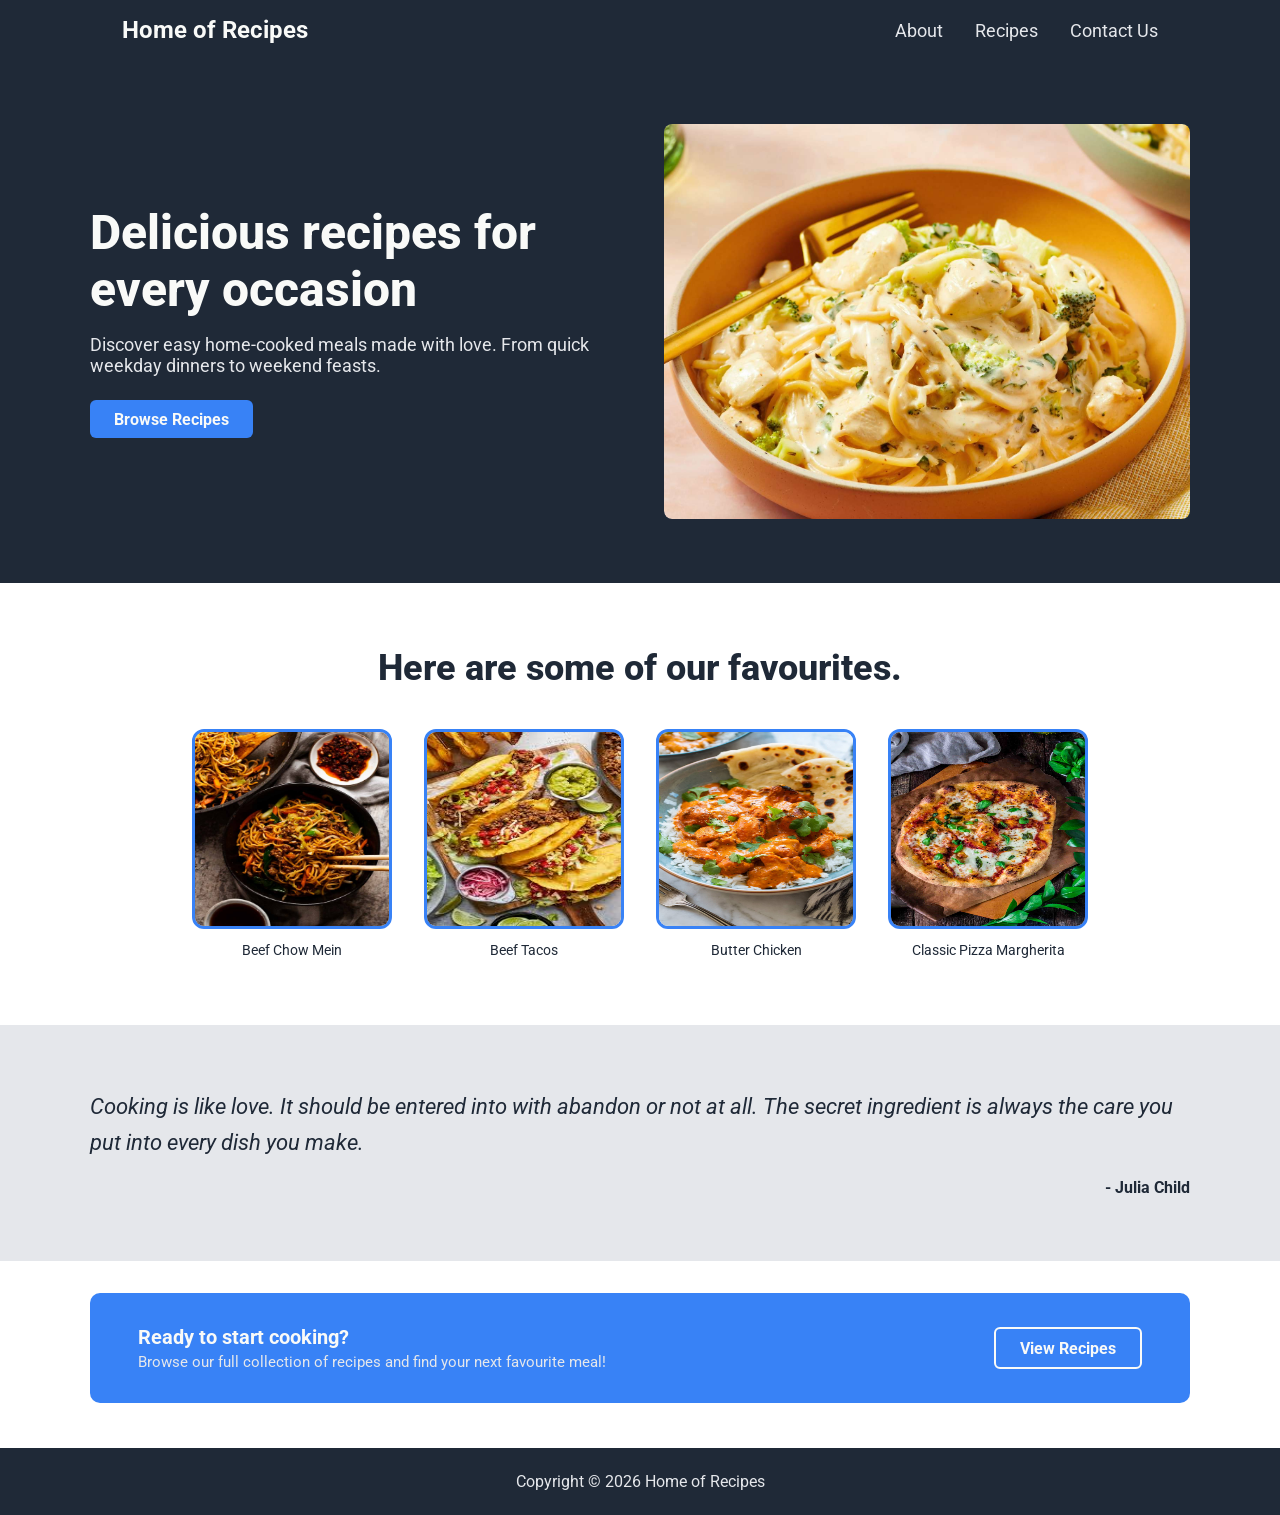
<file: index.html>
<!DOCTYPE html>
<html lang="en">

<head>
    <meta charset="UTF-8">
    <meta name="viewport" content="width=device-width, initial-scale=1.0">
    <title>Home Recipes</title>
    <link rel="stylesheet" href="styles.css">
</head>

<body>
    <header>
        <div class="header-container">
            <a href="index.html" class="logo">Home of Recipes</a>
            <nav>
                <ul>
                    <li><a href="pages/about.html">About</a></li>
                    <li><a href="pages/recipes.html">Recipes</a></li>
                    <li><a href="pages/contactUs.html">Contact Us</a></li>
                </ul>
            </nav>
        </div>
    </header>

    <main>
        <section class="hero">
            <div class="hero-container">

                <div class="hero-text">
                    <h1>Delicious recipes for every occasion</h1>
                    <p>Discover easy home-cooked meals made with love.
                        From quick weekday dinners to weekend feasts.</p>
                    <a href="pages/recipes.html" class="btn">Browse Recipes</a>
                </div>

                <div class="hero-image">
                    <img src="./pages/recipe-images/Creamy-Chicken-Alfredo-Dish.jpg" alt="Beef Chow Mein Dish">
                </div>
            </div>
        </section>

        <section class="info-section">
            <div class="info-container">

                <h2>Here are some of our favourites.</h2>

                <div class="info-cards">

                    <article class="info-card">
                        <img src="./pages/recipe-images/Beef-Chow-Mein_Dish.jpg" alt="Beef Chow Mein">
                        <p>Beef Chow Mein</p>
                    </article>

                    <article class="info-card">
                        <img src="./pages/recipe-images/Beef-Tacos-Dish.jpg" alt="Beef Tacos">
                        <p>Beef Tacos</p>
                    </article>

                    <article class="info-card">
                        <img src="./pages/recipe-images/Butter-Chicken-Dish.jpg" alt="Butter Chicken">
                        <p>Butter Chicken</p>
                    </article>

                    <article class="info-card">
                        <img src="./pages//recipe-images/Classic-Pizza-Margherita-Dish.jpg" alt="Pizza Margherita">
                        <p>Classic Pizza Margherita</p>
                    </article>

                </div>
            </div>
        </section>

        <section class="quote-section">
            <div class="quote-container">
                <blockquote>
                    <p>Cooking is like love. It should be entered into with abandon
                        or not at all. The secret ingredient is always the care you
                        put into every dish you make.</p>
                    <cite>- Julia Child</cite>
                </blockquote>
            </div>
        </section>

        <section class="cta-section">
            <div class="cta-container">
                <div class="cta-text">
                    <h3>Ready to start cooking?</h3>
                    <p>Browse our full collection of recipes and find your next favourite meal!</p>
                </div>
                <a href="pages/recipes.html" class="btn btn-outline">View Recipes</a>
            </div>
        </section>

    </main>

    <footer>
        <div class="footer-container">
            <p>Copyright &copy; 2026 Home of Recipes</p>
        </div>
    </footer>

</body>

</html>
</file>
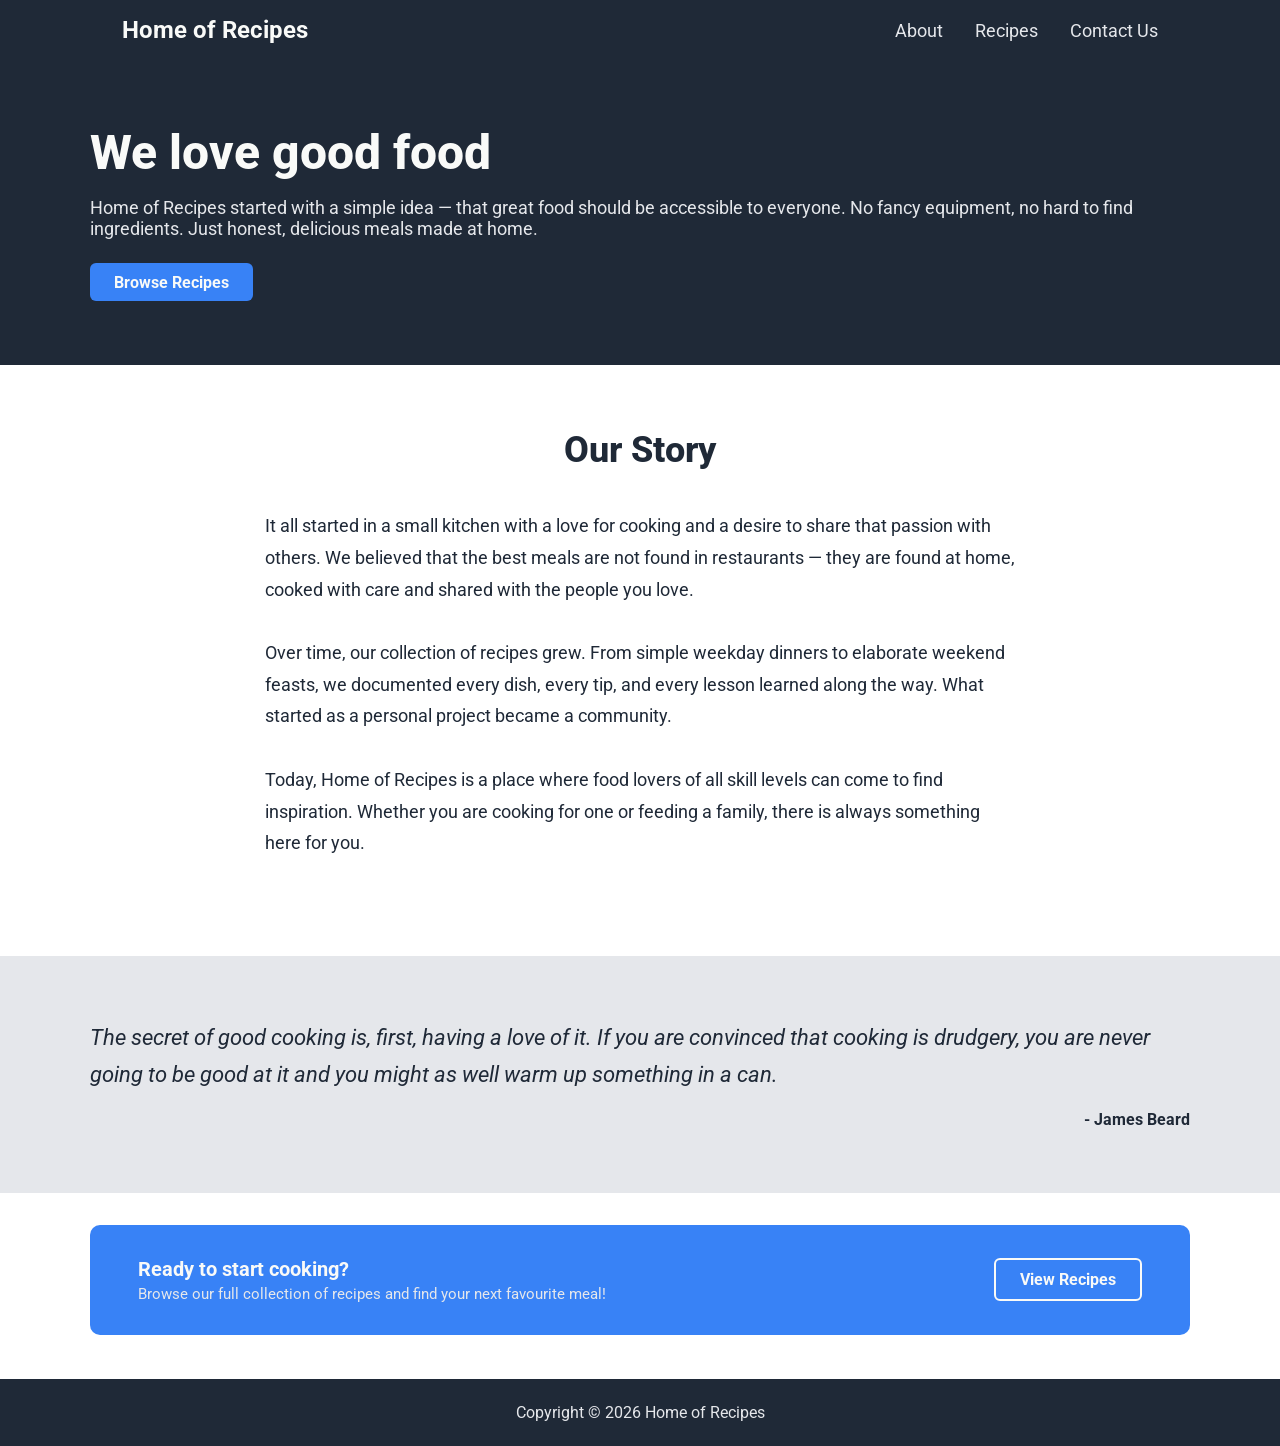
<file: pages/about.html>
<!DOCTYPE html>
<html lang="en">

<head>
    <meta charset="UTF-8">
    <meta name="viewport" content="width=device-width, initial-scale=1.0">
    <title>About us</title>
    <link rel="stylesheet" href="../styles.css">
</head>

<body>
    <header>
        <div class="header-container">
            <a href="../index.html" class="logo">Home of Recipes</a>
            <nav>
                <ul>
                    <li><a href="./about.html">About</a></li>
                    <li><a href="./recipes.html">Recipes</a></li>
                    <li><a href="./contactUs.html">Contact Us</a></li>
                </ul>
            </nav>
        </div>
    </header>

    <main>
          <section class="hero">
            <div class="hero-container">
                <div class="hero-text">
                    <h1>We love good food</h1>
                    <p>Home of Recipes started with a simple idea — that great
                       food should be accessible to everyone. No fancy equipment,
                       no hard to find ingredients. Just honest, delicious meals
                       made at home.</p>
                    <a href="./recipes.html" class="btn">Browse Recipes</a>
                </div>
            </div>
        </section>

      <section class="info-section">
            <div class="info-container">
                <h2>Our Story</h2>

                <article class="story-text">
                    <p>It all started in a small kitchen with a love for cooking
                       and a desire to share that passion with others. We believed
                       that the best meals are not found in restaurants — they are
                       found at home, cooked with care and shared with the people
                       you love.</p>
                </article>

                <article class="story-text">
                    <p>Over time, our collection of recipes grew. From simple
                       weekday dinners to elaborate weekend feasts, we documented
                       every dish, every tip, and every lesson learned along the way.
                       What started as a personal project became a community.</p>
                </article>

                <article class="story-text">
                    <p>Today, Home of Recipes is a place where food lovers of all
                       skill levels can come to find inspiration. Whether you are
                       cooking for one or feeding a family, there is always something
                       here for you.</p>
                </article>

            </div>
        </section>

        <section class="quote-section">
            <div class="quote-container">
                <blockquote>
                    <p>The secret of good cooking is, first, having a love of it.
                        If you are convinced that cooking is drudgery, you are never
                        going to be good at it and you might as well warm up something
                        in a can.</p>
                    <cite>- James Beard</cite>
                </blockquote>
            </div>
        </section>

        <section class="cta-section">
            <div class="cta-container">
                <div class="cta-text">
                    <h3>Ready to start cooking?</h3>
                    <p>Browse our full collection of recipes and find your next favourite meal!</p>
                </div>
                <a href="./recipes.html" class="btn btn-outline">View Recipes</a>
            </div>
        </section>
    </main>

    <footer>
        <div class="footer-container">
            <p>Copyright &copy; 2026 Home of Recipes</p>
        </div>
    </footer>

</body>

</html>
</file>
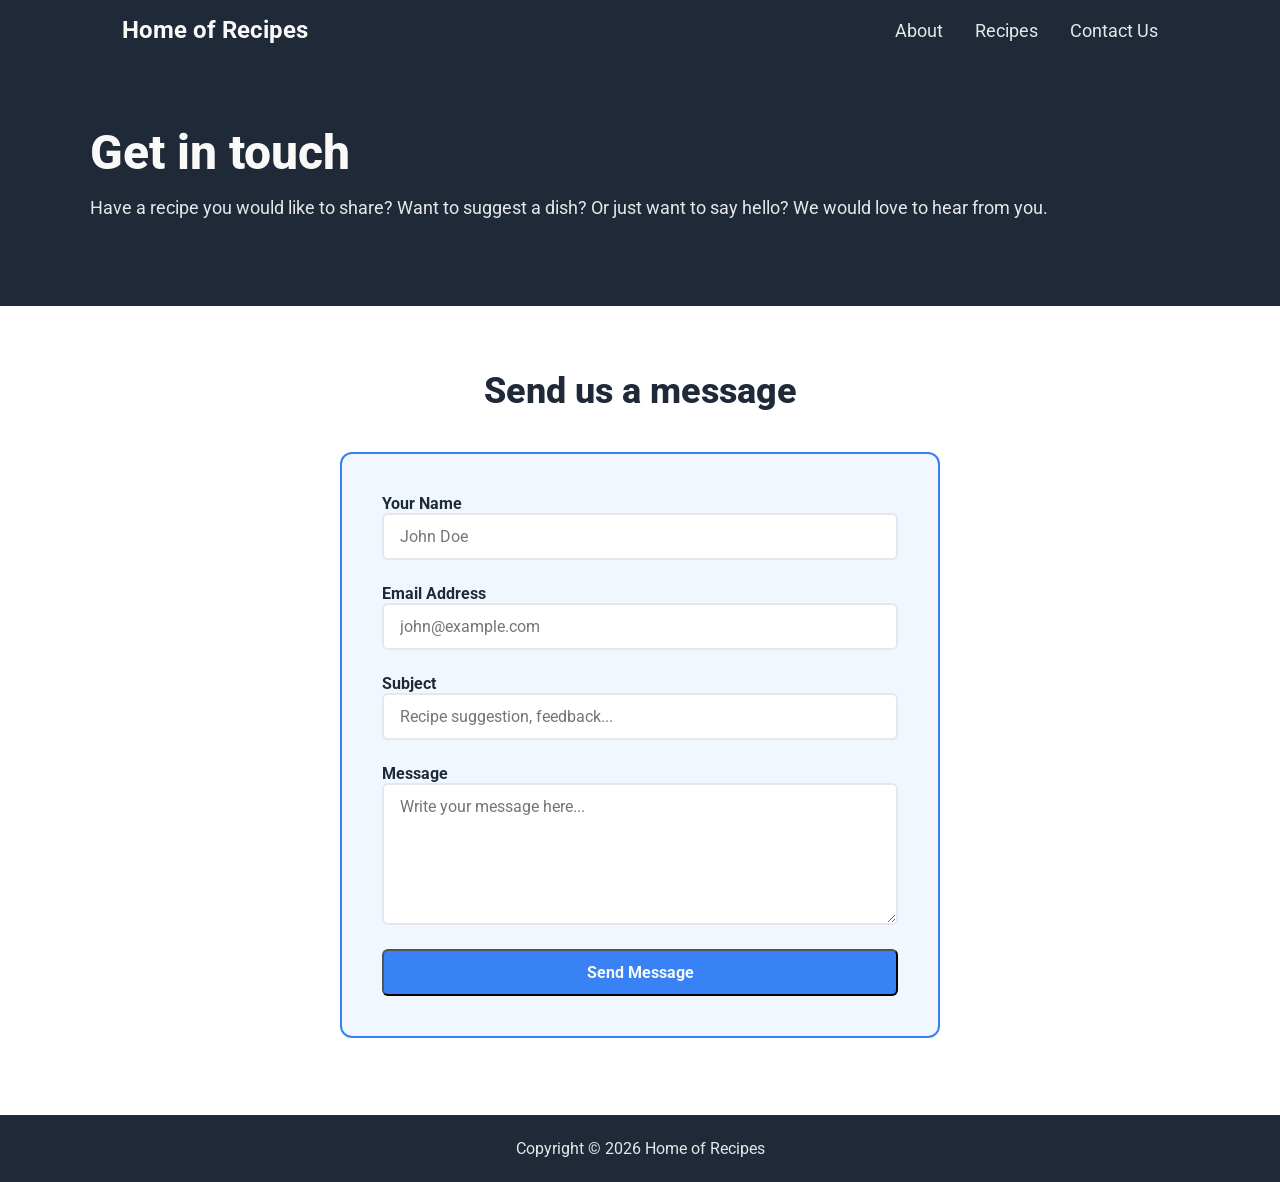
<file: pages/contactUs.html>
<!DOCTYPE html>
<html lang="en">

<head>
    <meta charset="UTF-8">
    <meta name="viewport" content="width=device-width, initial-scale=1.0">
    <title>Contact Us</title>
    <link rel="stylesheet" href="../styles.css">
</head>

<body>
    <header>
        <div class="header-container">
            <a href="../index.html" class="logo">Home of Recipes</a>
            <nav>
                <ul>
                    <li><a href="./about.html">About</a></li>
                    <li><a href="./recipes.html">Recipes</a></li>
                    <li><a href="./contactUs.html">Contact Us</a></li>
                </ul>
            </nav>
        </div>
    </header>

    <main>
        <section class="hero">
            <div class="hero-container">
                <div class="hero-text">
                    <h1>Get in touch</h1>
                    <p>Have a recipe you would like to share? Want to suggest
                        a dish? Or just want to say hello? We would love to
                        hear from you.</p>
                </div>
            </div>
        </section>

        <section class="info-section">
            <div class="info-container">

                <h2>Send us a message</h2>

                <form class="contact-form">

                    <div class="form-group">
                        <label for="name">Your Name</label>
                        <input type="text" id="name" name="name" placeholder="John Doe">
                    </div>

                    <div class="form-group">
                        <label for="email">Email Address</label>
                        <input type="email" id="email" name="email" placeholder="john@example.com">
                    </div>

                    <div class="form-group">
                        <label for="subject">Subject</label>
                        <input type="text" id="subject" name="subject" placeholder="Recipe suggestion, feedback...">
                    </div>

                    <div class="form-group">
                        <label for="message">Message</label>
                        <textarea id="message" name="message" rows="6"
                            placeholder="Write your message here..."></textarea>
                    </div>
                    <button type="submit" class="btn">Send Message</button>

                </form>
            </div>
        </section>

        <footer>
            <div class="footer-container">
                <p>Copyright &copy; 2026 Home of Recipes</p>
            </div>
        </footer>


    </main>
</body>

</html>
</file>
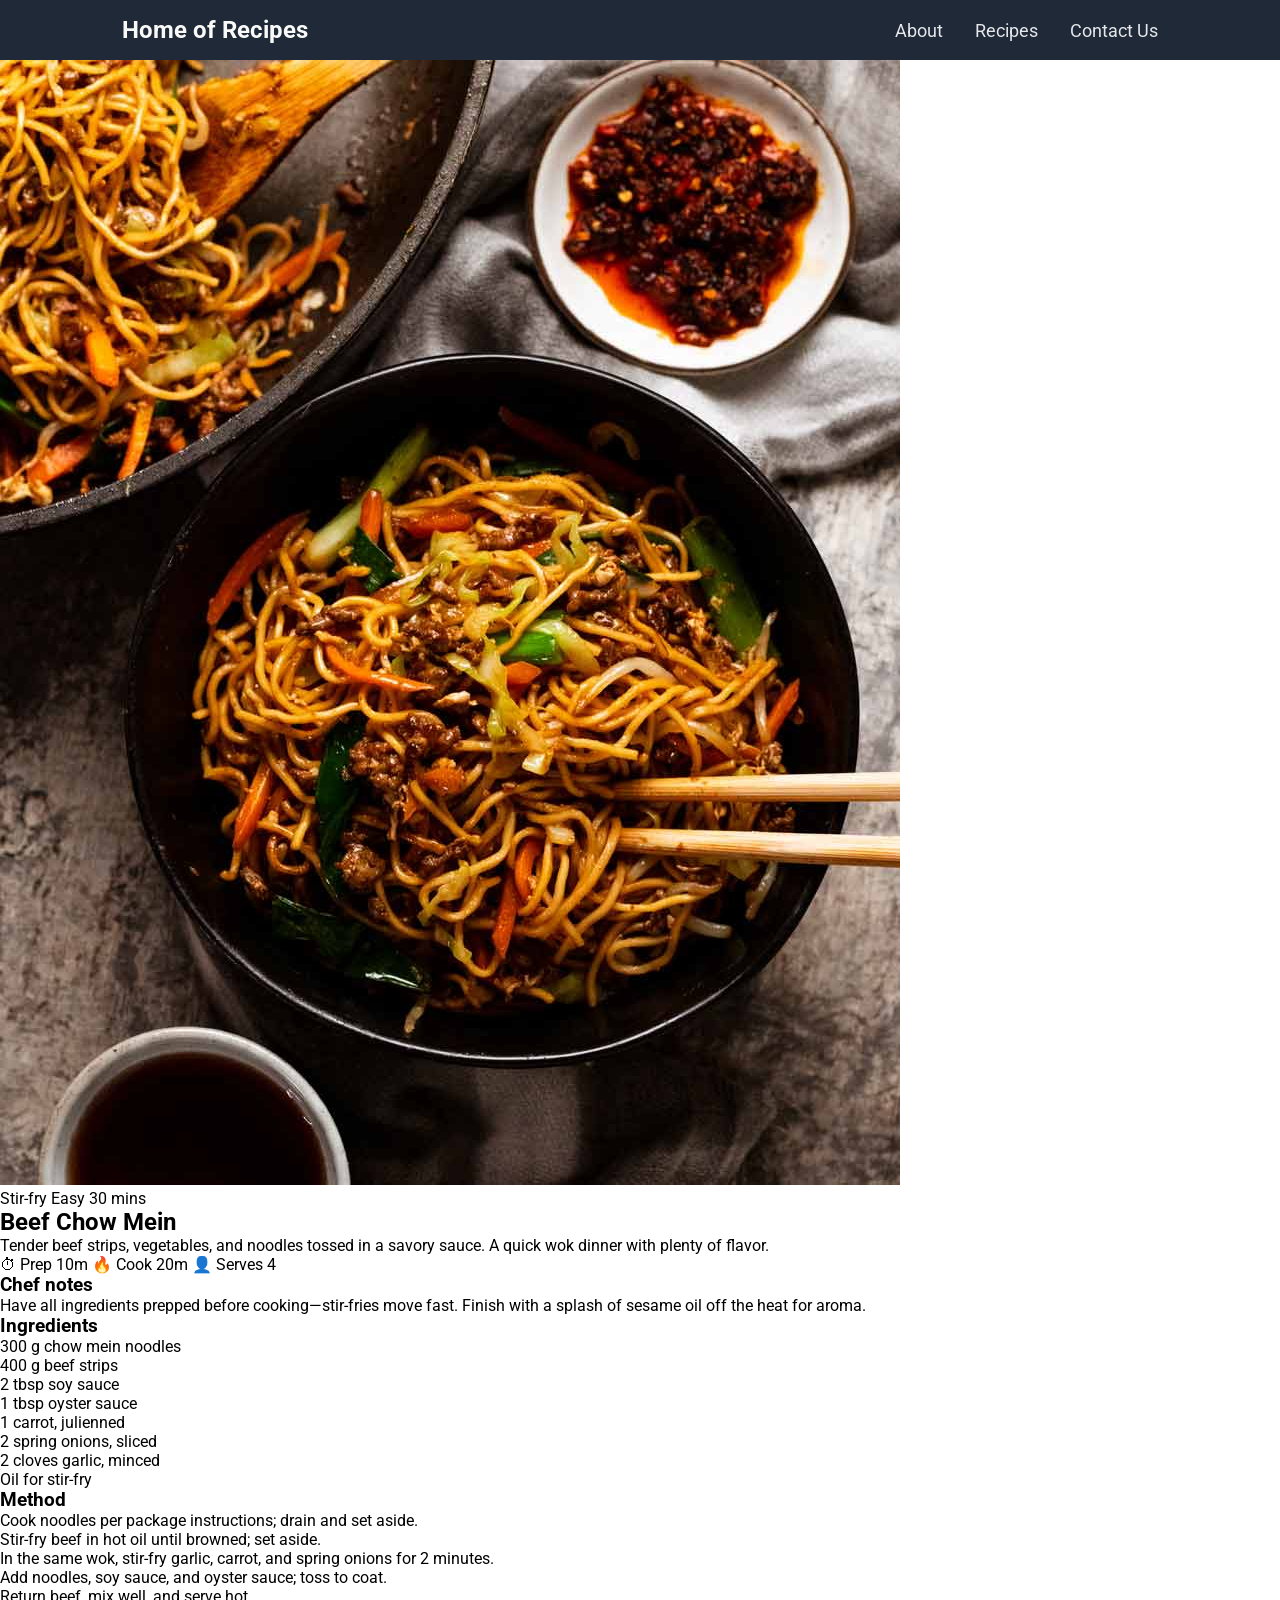
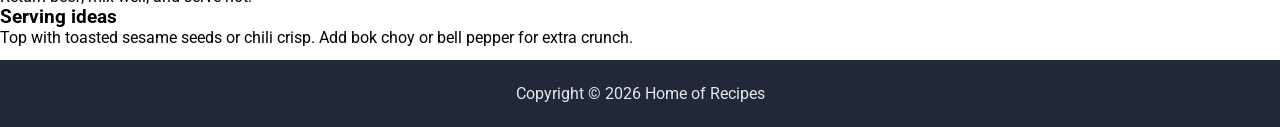
<file: pages/recipe-beef-chow-mein.html>
<!DOCTYPE html>
<html lang="en">
<head>
  <meta charset="UTF-8">
  <meta name="viewport" content="width=device-width, initial-scale=1.0">
  <title>Beef Chow Mein | Home of Recipes</title>
  <link rel="stylesheet" href="../styles.css">
</head>
<body>
  <header>
    <div class="header-container">
      <a href="../index.html" class="logo">Home of Recipes</a>
      <nav>
        <ul>
          <li><a href="./about.html">About</a></li>
          <li><a href="./recipes.html">Recipes</a></li>
          <li><a href="./contactUs.html">Contact Us</a></li>
        </ul>
      </nav>
    </div>
  </header>

  <main class="recipe-page">
    <div class="container">
      <section class="recipe-hero">
        <div class="recipe-figure">
          <img src="./recipe-images/Beef-Chow-Mein_Dish.jpg" alt="Beef Chow Mein">
        </div>
        <div>
          <p class="chips">
            <span class="chip">Stir-fry</span>
            <span class="chip">Easy</span>
            <span class="chip">30 mins</span>
          </p>
          <h1 class="recipe-title">Beef Chow Mein</h1>
          <p class="recipe-lead">Tender beef strips, vegetables, and noodles tossed in a savory sauce. A quick wok dinner with plenty of flavor.</p>
          <div class="meta-line">
            <span>⏱ Prep 10m</span>
            <span>🔥 Cook 20m</span>
            <span>👤 Serves 4</span>
          </div>
          <div class="panel">
            <h3>Chef notes</h3>
            <p class="note">Have all ingredients prepped before cooking—stir-fries move fast. Finish with a splash of sesame oil off the heat for aroma.</p>
          </div>
        </div>
      </section>

      <section class="two-col">
        <div class="panel">
          <h3>Ingredients</h3>
          <ul>
            <li>300 g chow mein noodles</li>
            <li>400 g beef strips</li>
            <li>2 tbsp soy sauce</li>
            <li>1 tbsp oyster sauce</li>
            <li>1 carrot, julienned</li>
            <li>2 spring onions, sliced</li>
            <li>2 cloves garlic, minced</li>
            <li>Oil for stir-fry</li>
          </ul>
        </div>
        <div class="panel">
          <h3>Method</h3>
          <ol>
            <li>Cook noodles per package instructions; drain and set aside.</li>
            <li>Stir-fry beef in hot oil until browned; set aside.</li>
            <li>In the same wok, stir-fry garlic, carrot, and spring onions for 2 minutes.</li>
            <li>Add noodles, soy sauce, and oyster sauce; toss to coat.</li>
            <li>Return beef, mix well, and serve hot.</li>
          </ol>
        </div>
      </section>

      <section class="panel">
        <h3>Serving ideas</h3>
        <p class="note">Top with toasted sesame seeds or chili crisp. Add bok choy or bell pepper for extra crunch.</p>
      </section>
    </div>
  </main>

  <footer>
    <div class="footer-container">
      <p>Copyright &copy; 2026 Home of Recipes</p>
    </div>
  </footer>
</body>
</html>
</file>
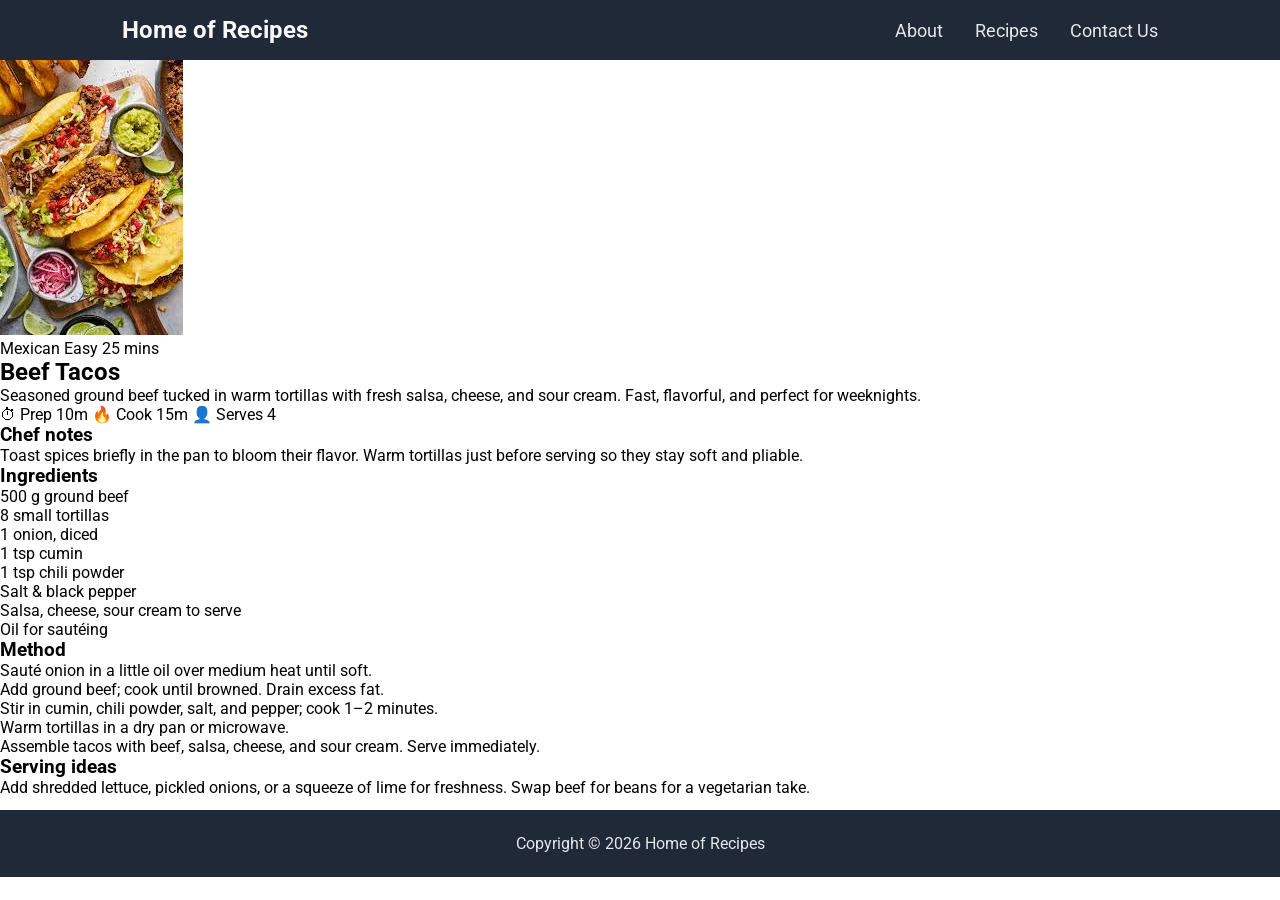
<file: pages/recipe-beef-tacos.html>
<!DOCTYPE html>
<html lang="en">
<head>
  <meta charset="UTF-8">
  <meta name="viewport" content="width=device-width, initial-scale=1.0">
  <title>Beef Tacos | Home of Recipes</title>
  <link rel="stylesheet" href="../styles.css">
</head>
<body>
  <header>
    <div class="header-container">
      <a href="../index.html" class="logo">Home of Recipes</a>
      <nav>
        <ul>
          <li><a href="./about.html">About</a></li>
          <li><a href="./recipes.html">Recipes</a></li>
          <li><a href="./contactUs.html">Contact Us</a></li>
        </ul>
      </nav>
    </div>
  </header>

  <main class="recipe-page">
    <div class="container">
      <section class="recipe-hero">
        <div class="recipe-figure">
          <img src="./recipe-images/Beef-Tacos-Dish.jpg" alt="Beef Tacos">
        </div>
        <div>
          <p class="chips">
            <span class="chip">Mexican</span>
            <span class="chip">Easy</span>
            <span class="chip">25 mins</span>
          </p>
          <h1 class="recipe-title">Beef Tacos</h1>
          <p class="recipe-lead">Seasoned ground beef tucked in warm tortillas with fresh salsa, cheese, and sour cream. Fast, flavorful, and perfect for weeknights.</p>
          <div class="meta-line">
            <span>⏱ Prep 10m</span>
            <span>🔥 Cook 15m</span>
            <span>👤 Serves 4</span>
          </div>
          <div class="panel">
            <h3>Chef notes</h3>
            <p class="note">Toast spices briefly in the pan to bloom their flavor. Warm tortillas just before serving so they stay soft and pliable.</p>
          </div>
        </div>
      </section>

      <section class="two-col">
        <div class="panel">
          <h3>Ingredients</h3>
          <ul>
            <li>500 g ground beef</li>
            <li>8 small tortillas</li>
            <li>1 onion, diced</li>
            <li>1 tsp cumin</li>
            <li>1 tsp chili powder</li>
            <li>Salt & black pepper</li>
            <li>Salsa, cheese, sour cream to serve</li>
            <li>Oil for sautéing</li>
          </ul>
        </div>
        <div class="panel">
          <h3>Method</h3>
          <ol>
            <li>Sauté onion in a little oil over medium heat until soft.</li>
            <li>Add ground beef; cook until browned. Drain excess fat.</li>
            <li>Stir in cumin, chili powder, salt, and pepper; cook 1–2 minutes.</li>
            <li>Warm tortillas in a dry pan or microwave.</li>
            <li>Assemble tacos with beef, salsa, cheese, and sour cream. Serve immediately.</li>
          </ol>
        </div>
      </section>

      <section class="panel">
        <h3>Serving ideas</h3>
        <p class="note">Add shredded lettuce, pickled onions, or a squeeze of lime for freshness. Swap beef for beans for a vegetarian take.</p>
      </section>
    </div>
  </main>

  <footer>
    <div class="footer-container">
      <p>Copyright &copy; 2026 Home of Recipes</p>
    </div>
  </footer>
</body>
</html>
</file>
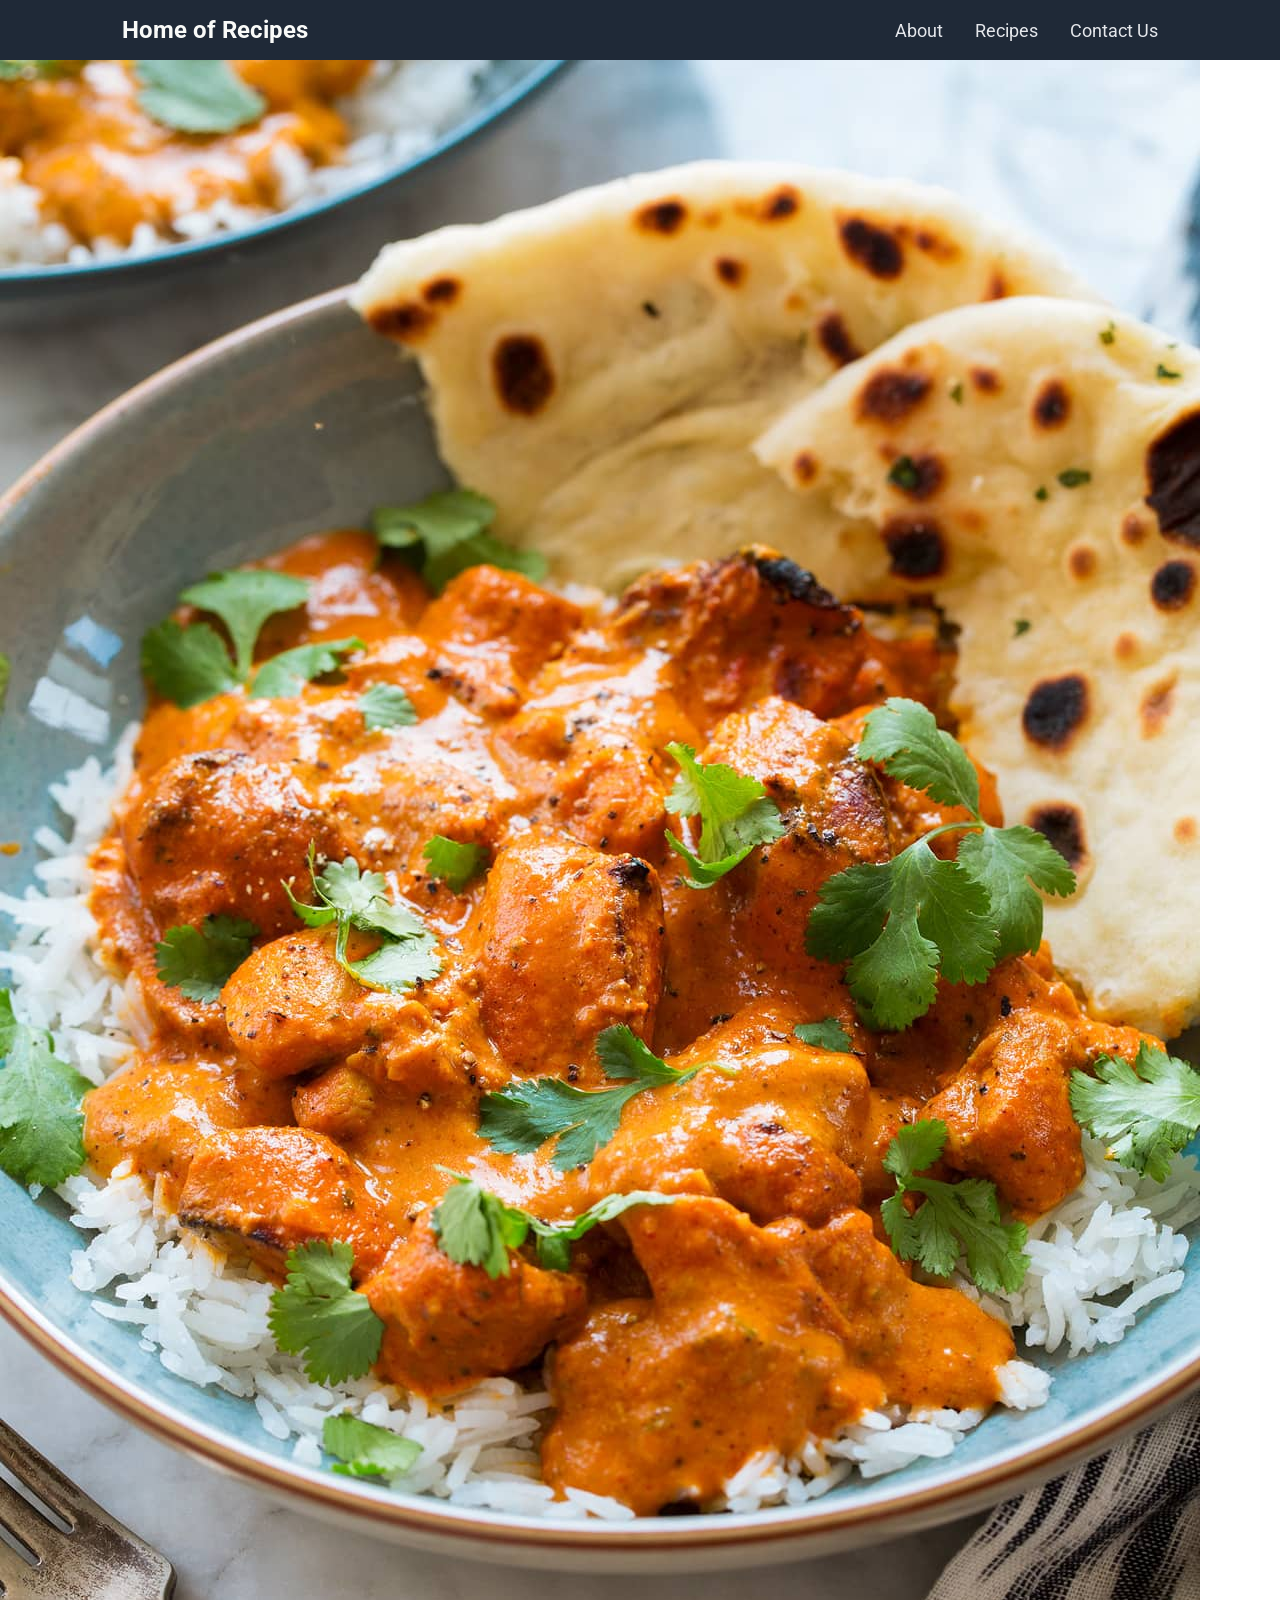
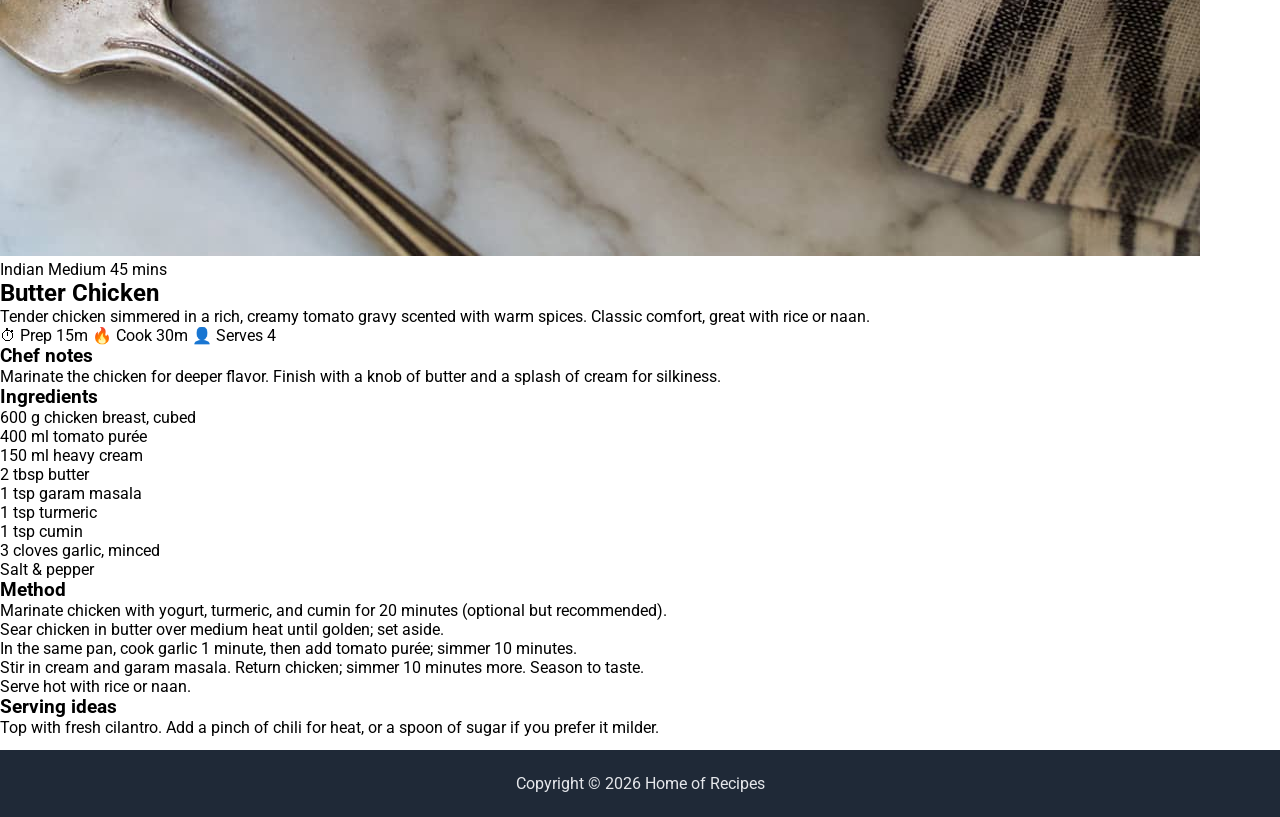
<file: pages/recipe-butter-chicken.html>
<!DOCTYPE html>
<html lang="en">
<head>
  <meta charset="UTF-8">
  <meta name="viewport" content="width=device-width, initial-scale=1.0">
  <title>Butter Chicken | Home of Recipes</title>
  <link rel="stylesheet" href="../styles.css">
</head>
<body>
  <header>
    <div class="header-container">
      <a href="../index.html" class="logo">Home of Recipes</a>
      <nav>
        <ul>
          <li><a href="./about.html">About</a></li>
          <li><a href="./recipes.html">Recipes</a></li>
          <li><a href="./contactUs.html">Contact Us</a></li>
        </ul>
      </nav>
    </div>
  </header>

  <main class="recipe-page">
    <div class="container">
      <section class="recipe-hero">
        <div class="recipe-figure">
          <img src="./recipe-images/Butter-Chicken-Dish.jpg" alt="Butter Chicken">
        </div>
        <div>
          <p class="chips">
            <span class="chip">Indian</span>
            <span class="chip">Medium</span>
            <span class="chip">45 mins</span>
          </p>
          <h1 class="recipe-title">Butter Chicken</h1>
          <p class="recipe-lead">Tender chicken simmered in a rich, creamy tomato gravy scented with warm spices. Classic comfort, great with rice or naan.</p>
          <div class="meta-line">
            <span>⏱ Prep 15m</span>
            <span>🔥 Cook 30m</span>
            <span>👤 Serves 4</span>
          </div>
          <div class="panel">
            <h3>Chef notes</h3>
            <p class="note">Marinate the chicken for deeper flavor. Finish with a knob of butter and a splash of cream for silkiness.</p>
          </div>
        </div>
      </section>

      <section class="two-col">
        <div class="panel">
          <h3>Ingredients</h3>
          <ul>
            <li>600 g chicken breast, cubed</li>
            <li>400 ml tomato purée</li>
            <li>150 ml heavy cream</li>
            <li>2 tbsp butter</li>
            <li>1 tsp garam masala</li>
            <li>1 tsp turmeric</li>
            <li>1 tsp cumin</li>
            <li>3 cloves garlic, minced</li>
            <li>Salt & pepper</li>
          </ul>
        </div>
        <div class="panel">
          <h3>Method</h3>
          <ol>
            <li>Marinate chicken with yogurt, turmeric, and cumin for 20 minutes (optional but recommended).</li>
            <li>Sear chicken in butter over medium heat until golden; set aside.</li>
            <li>In the same pan, cook garlic 1 minute, then add tomato purée; simmer 10 minutes.</li>
            <li>Stir in cream and garam masala. Return chicken; simmer 10 minutes more. Season to taste.</li>
            <li>Serve hot with rice or naan.</li>
          </ol>
        </div>
      </section>

      <section class="panel">
        <h3>Serving ideas</h3>
        <p class="note">Top with fresh cilantro. Add a pinch of chili for heat, or a spoon of sugar if you prefer it milder.</p>
      </section>
    </div>
  </main>

  <footer>
    <div class="footer-container">
      <p>Copyright &copy; 2026 Home of Recipes</p>
    </div>
  </footer>
</body>
</html>
</file>
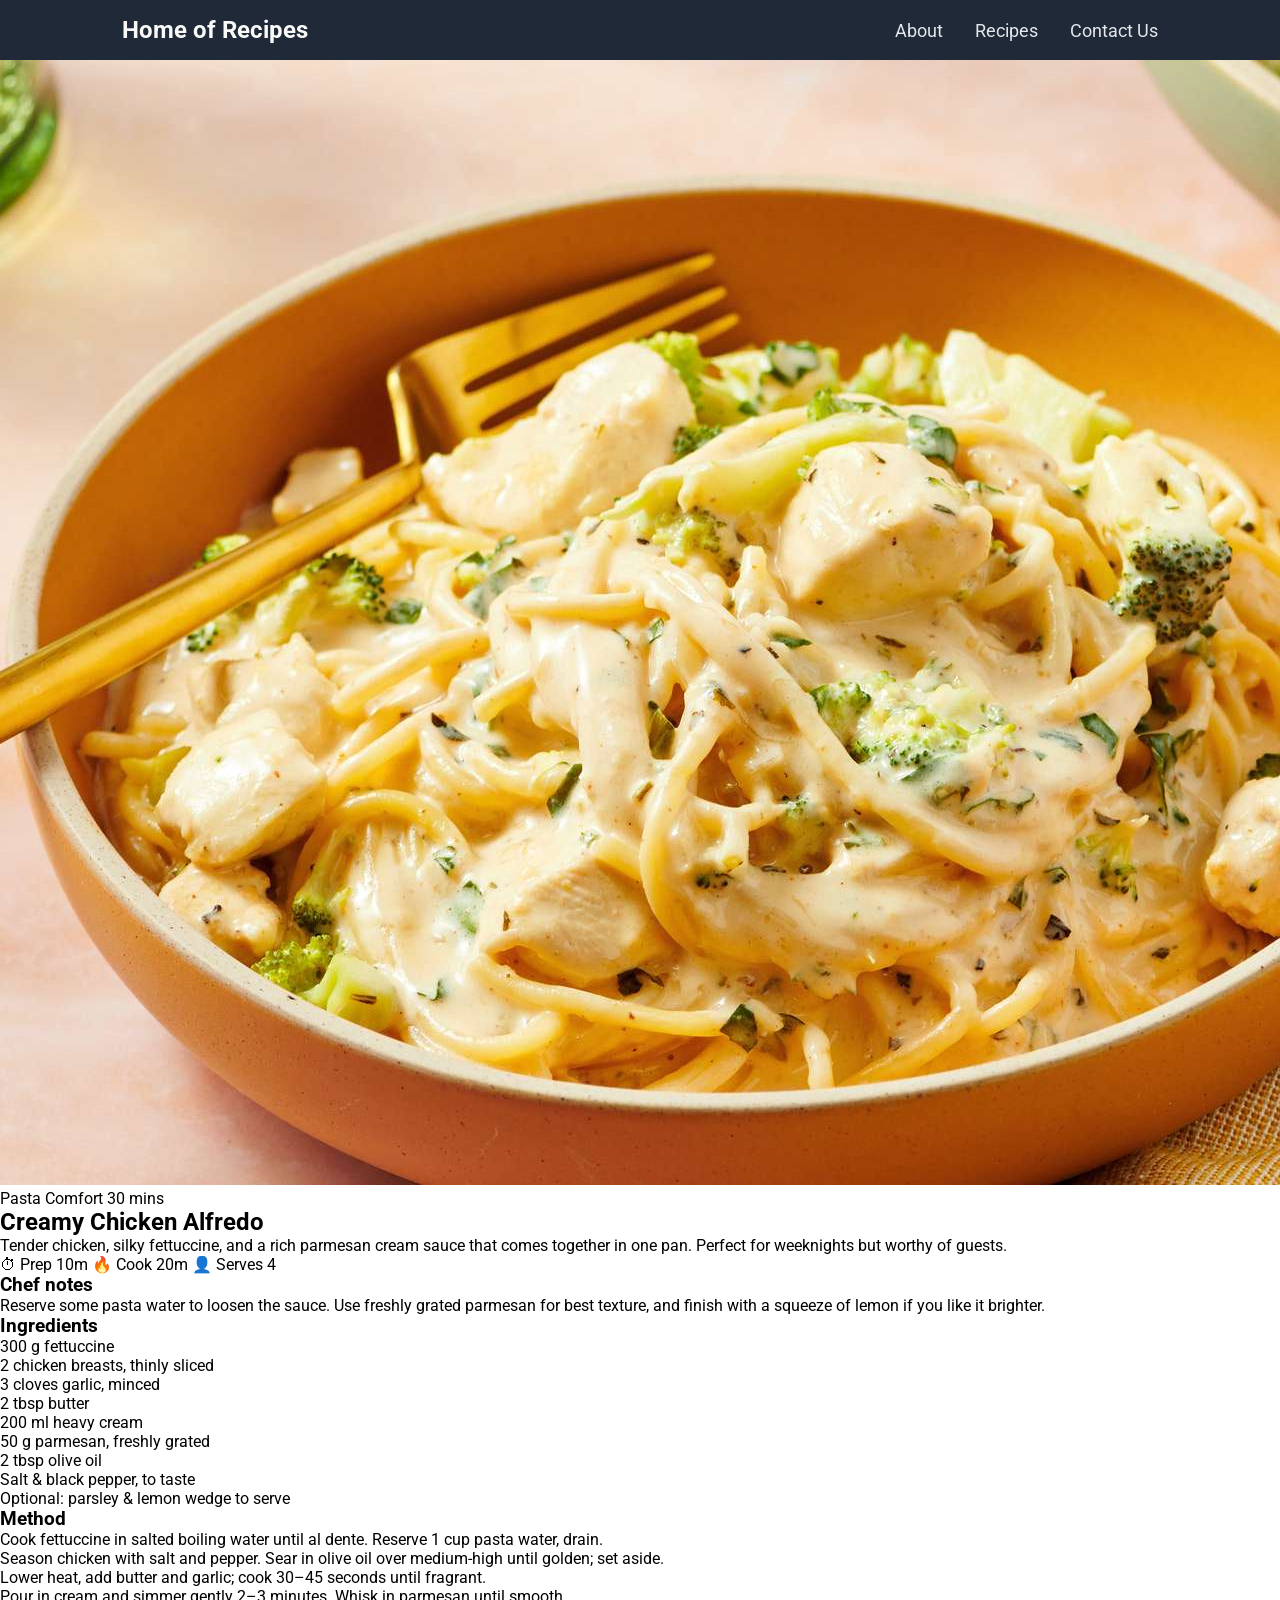
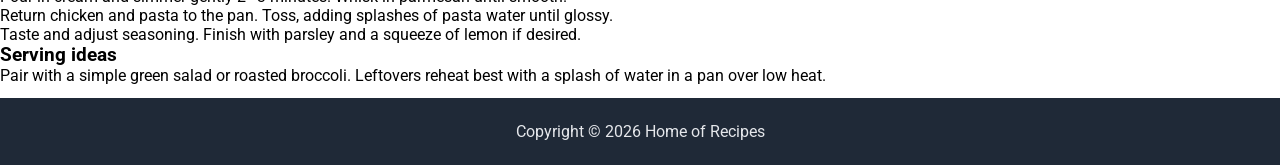
<file: pages/recipe-chicken-alfredo.html>
<!DOCTYPE html>
<html lang="en">
<head>
  <meta charset="UTF-8">
  <meta name="viewport" content="width=device-width, initial-scale=1.0">
  <title>Chicken Alfredo | Home of Recipes</title>
  <link rel="stylesheet" href="../styles.css">
</head>
<body>
  <header>
    <div class="header-container">
      <a href="../index.html" class="logo">Home of Recipes</a>
      <nav>
        <ul>
          <li><a href="./about.html">About</a></li>
          <li><a href="./recipes.html">Recipes</a></li>
          <li><a href="./contactUs.html">Contact Us</a></li>
        </ul>
      </nav>
    </div>
  </header>

  <main class="recipe-page">
    <div class="container">
      <section class="recipe-hero">
        <div class="recipe-figure">
          <img src="./recipe-images/Creamy-Chicken-Alfredo-Dish.jpg" alt="Creamy Chicken Alfredo">
        </div>
        <div>
          <p class="chips">
            <span class="chip">Pasta</span>
            <span class="chip">Comfort</span>
            <span class="chip">30 mins</span>
          </p>
          <h1 class="recipe-title">Creamy Chicken Alfredo</h1>
          <p class="recipe-lead">Tender chicken, silky fettuccine, and a rich parmesan cream sauce that comes together in one pan. Perfect for weeknights but worthy of guests.</p>
          <div class="meta-line">
            <span>⏱ Prep 10m</span>
            <span>🔥 Cook 20m</span>
            <span>👤 Serves 4</span>
          </div>
          <div class="panel">
            <h3>Chef notes</h3>
            <p class="note">Reserve some pasta water to loosen the sauce. Use freshly grated parmesan for best texture, and finish with a squeeze of lemon if you like it brighter.</p>
          </div>
        </div>
      </section>

      <section class="two-col">
        <div class="panel">
          <h3>Ingredients</h3>
          <ul>
            <li>300 g fettuccine</li>
            <li>2 chicken breasts, thinly sliced</li>
            <li>3 cloves garlic, minced</li>
            <li>2 tbsp butter</li>
            <li>200 ml heavy cream</li>
            <li>50 g parmesan, freshly grated</li>
            <li>2 tbsp olive oil</li>
            <li>Salt & black pepper, to taste</li>
            <li>Optional: parsley & lemon wedge to serve</li>
          </ul>
        </div>
        <div class="panel">
          <h3>Method</h3>
          <ol>
            <li>Cook fettuccine in salted boiling water until al dente. Reserve 1 cup pasta water, drain.</li>
            <li>Season chicken with salt and pepper. Sear in olive oil over medium-high until golden; set aside.</li>
            <li>Lower heat, add butter and garlic; cook 30–45 seconds until fragrant.</li>
            <li>Pour in cream and simmer gently 2–3 minutes. Whisk in parmesan until smooth.</li>
            <li>Return chicken and pasta to the pan. Toss, adding splashes of pasta water until glossy.</li>
            <li>Taste and adjust seasoning. Finish with parsley and a squeeze of lemon if desired.</li>
          </ol>
        </div>
      </section>

      <section class="panel">
        <h3>Serving ideas</h3>
        <p class="note">Pair with a simple green salad or roasted broccoli. Leftovers reheat best with a splash of water in a pan over low heat.</p>
      </section>
    </div>
  </main>

  <footer>
    <div class="footer-container">
      <p>Copyright &copy; 2026 Home of Recipes</p>
    </div>
  </footer>
</body>
</html>
</file>
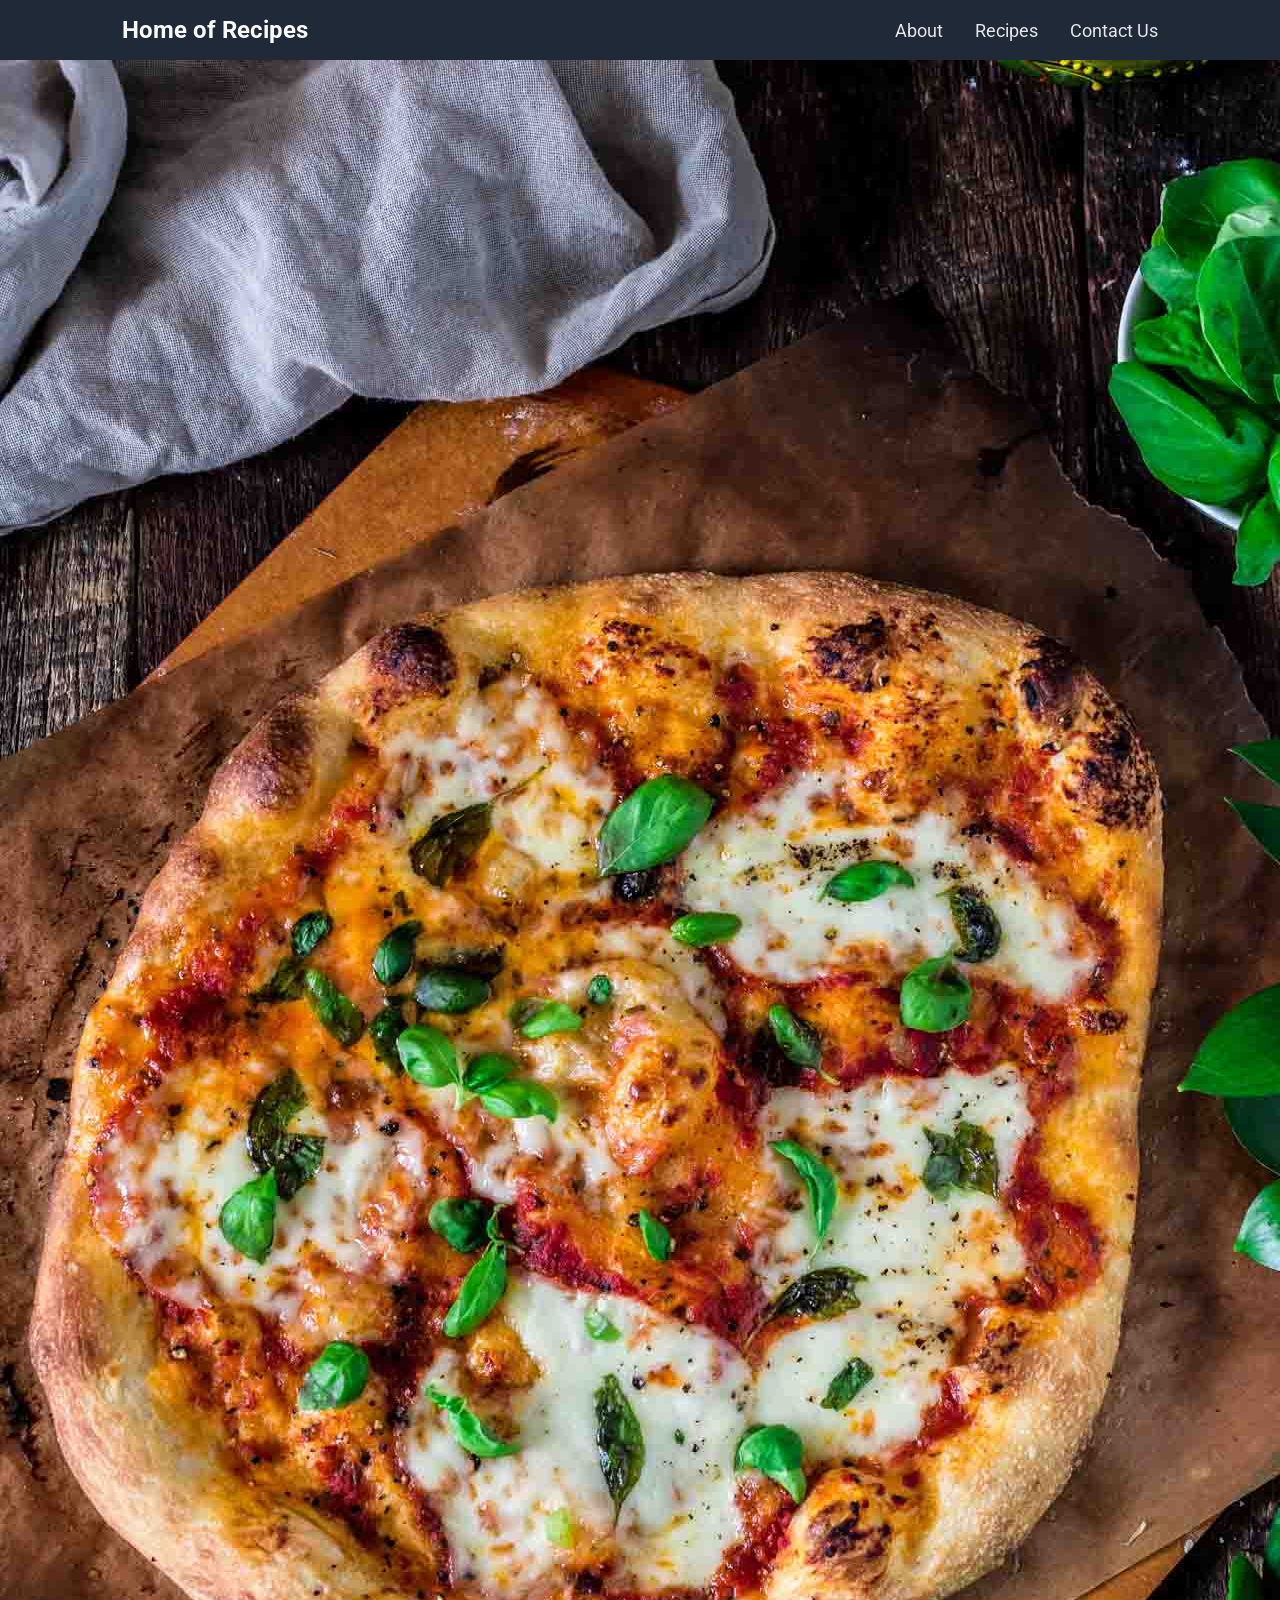
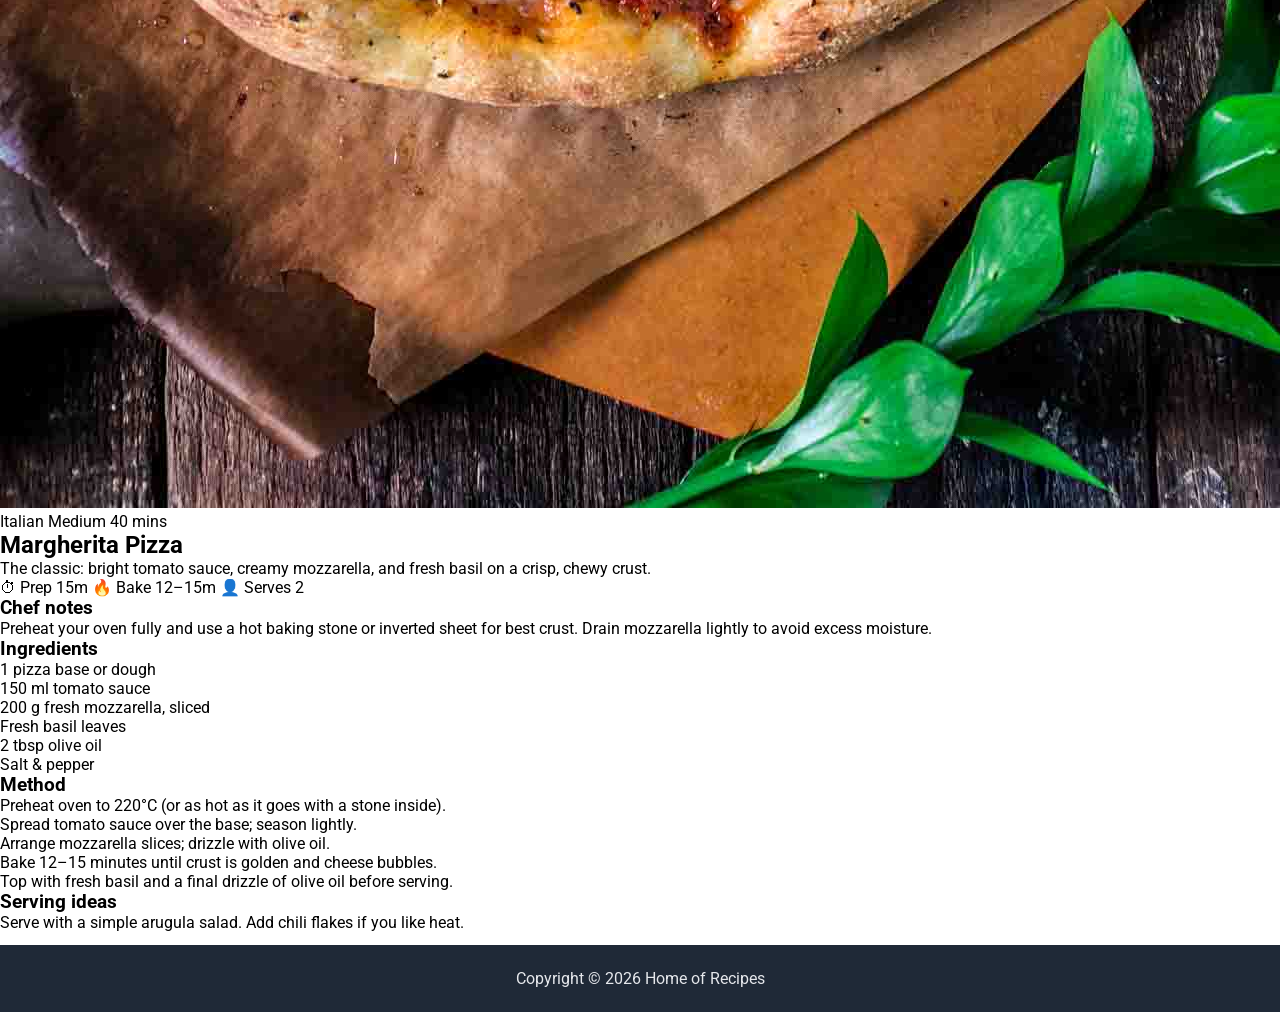
<file: pages/recipe-margherita-pizza.html>
<!DOCTYPE html>
<html lang="en">
<head>
  <meta charset="UTF-8">
  <meta name="viewport" content="width=device-width, initial-scale=1.0">
  <title>Margherita Pizza | Home of Recipes</title>
  <link rel="stylesheet" href="../styles.css">
</head>
<body>
  <header>
    <div class="header-container">
      <a href="../index.html" class="logo">Home of Recipes</a>
      <nav>
        <ul>
          <li><a href="./about.html">About</a></li>
          <li><a href="./recipes.html">Recipes</a></li>
          <li><a href="./contactUs.html">Contact Us</a></li>
        </ul>
      </nav>
    </div>
  </header>

  <main class="recipe-page">
    <div class="container">
      <section class="recipe-hero">
        <div class="recipe-figure">
          <img src="./recipe-images/Classic-Pizza-Margherita-Dish.jpg" alt="Margherita Pizza">
        </div>
        <div>
          <p class="chips">
            <span class="chip">Italian</span>
            <span class="chip">Medium</span>
            <span class="chip">40 mins</span>
          </p>
          <h1 class="recipe-title">Margherita Pizza</h1>
          <p class="recipe-lead">The classic: bright tomato sauce, creamy mozzarella, and fresh basil on a crisp, chewy crust.</p>
          <div class="meta-line">
            <span>⏱ Prep 15m</span>
            <span>🔥 Bake 12–15m</span>
            <span>👤 Serves 2</span>
          </div>
          <div class="panel">
            <h3>Chef notes</h3>
            <p class="note">Preheat your oven fully and use a hot baking stone or inverted sheet for best crust. Drain mozzarella lightly to avoid excess moisture.</p>
          </div>
        </div>
      </section>

      <section class="two-col">
        <div class="panel">
          <h3>Ingredients</h3>
          <ul>
            <li>1 pizza base or dough</li>
            <li>150 ml tomato sauce</li>
            <li>200 g fresh mozzarella, sliced</li>
            <li>Fresh basil leaves</li>
            <li>2 tbsp olive oil</li>
            <li>Salt & pepper</li>
          </ul>
        </div>
        <div class="panel">
          <h3>Method</h3>
          <ol>
            <li>Preheat oven to 220°C (or as hot as it goes with a stone inside).</li>
            <li>Spread tomato sauce over the base; season lightly.</li>
            <li>Arrange mozzarella slices; drizzle with olive oil.</li>
            <li>Bake 12–15 minutes until crust is golden and cheese bubbles.</li>
            <li>Top with fresh basil and a final drizzle of olive oil before serving.</li>
          </ol>
        </div>
      </section>

      <section class="panel">
        <h3>Serving ideas</h3>
        <p class="note">Serve with a simple arugula salad. Add chili flakes if you like heat.</p>
      </section>
    </div>
  </main>

  <footer>
    <div class="footer-container">
      <p>Copyright &copy; 2026 Home of Recipes</p>
    </div>
  </footer>
</body>
</html>
</file>
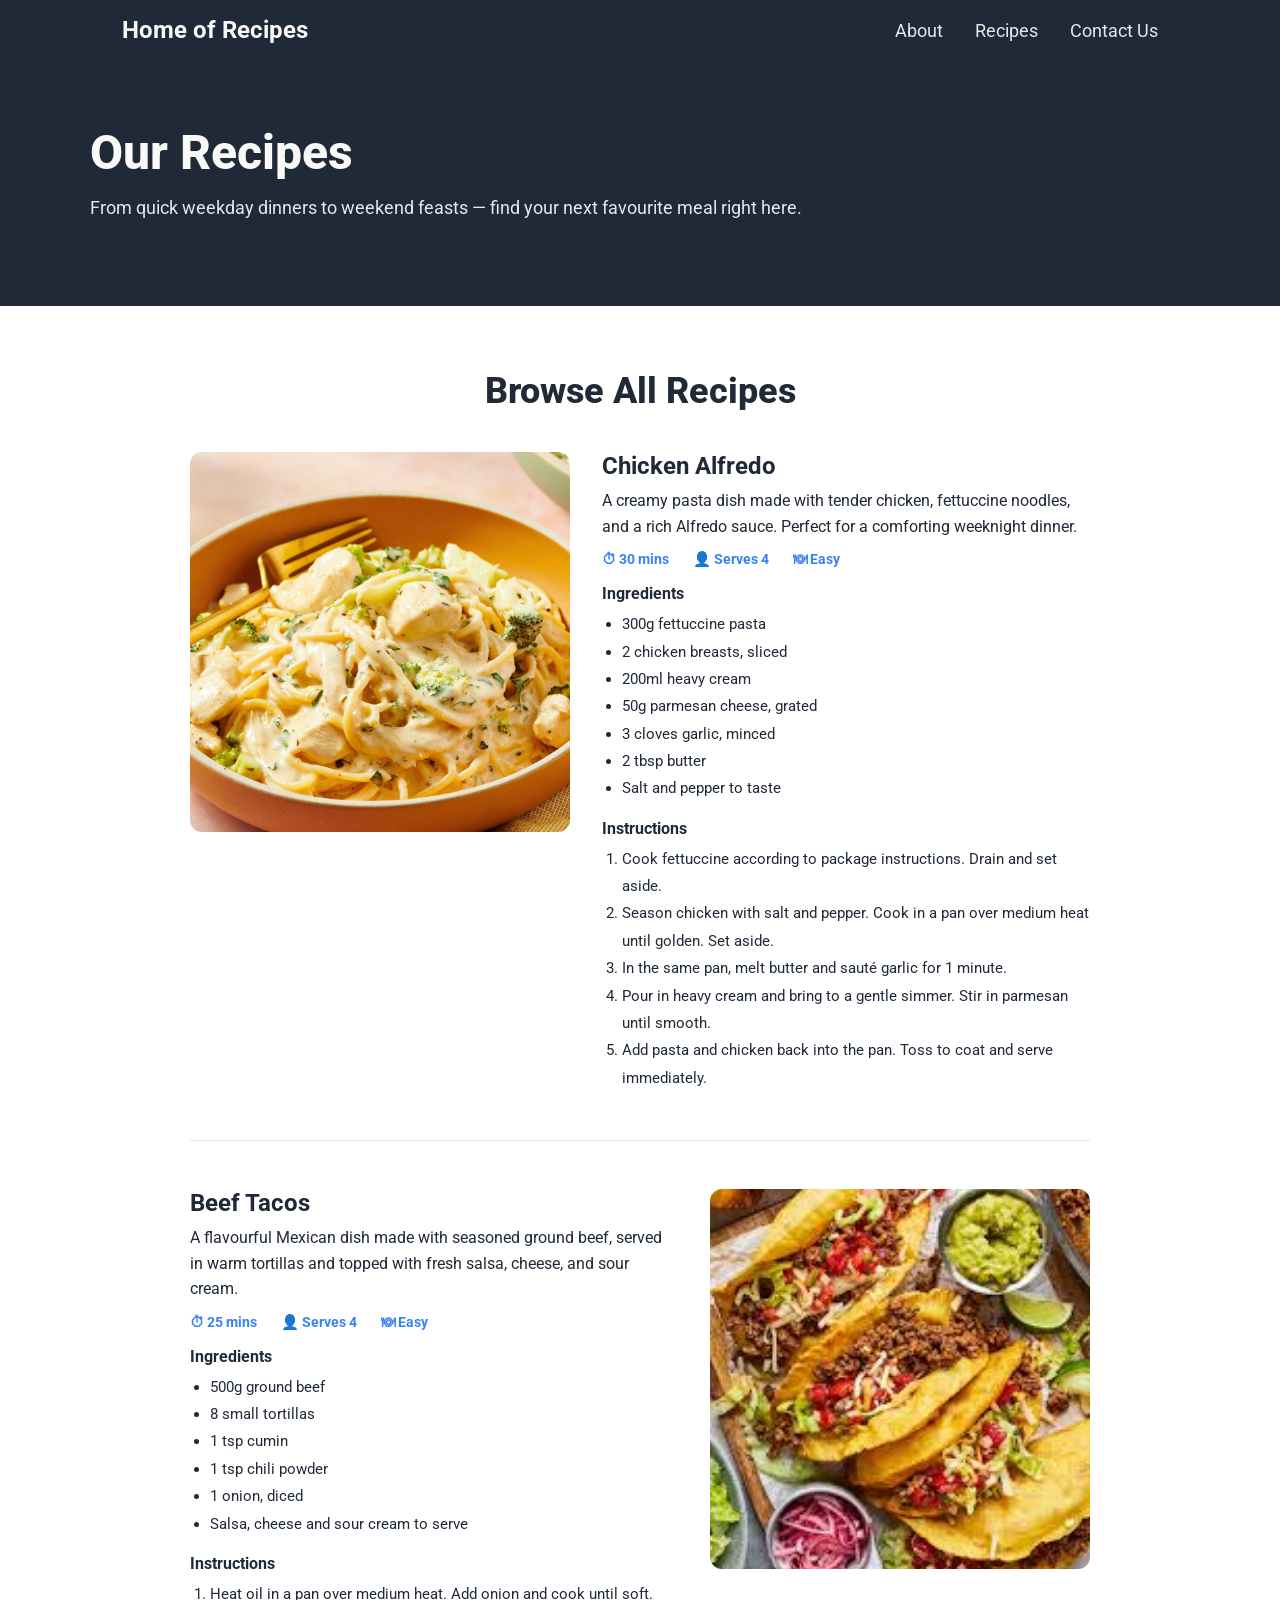
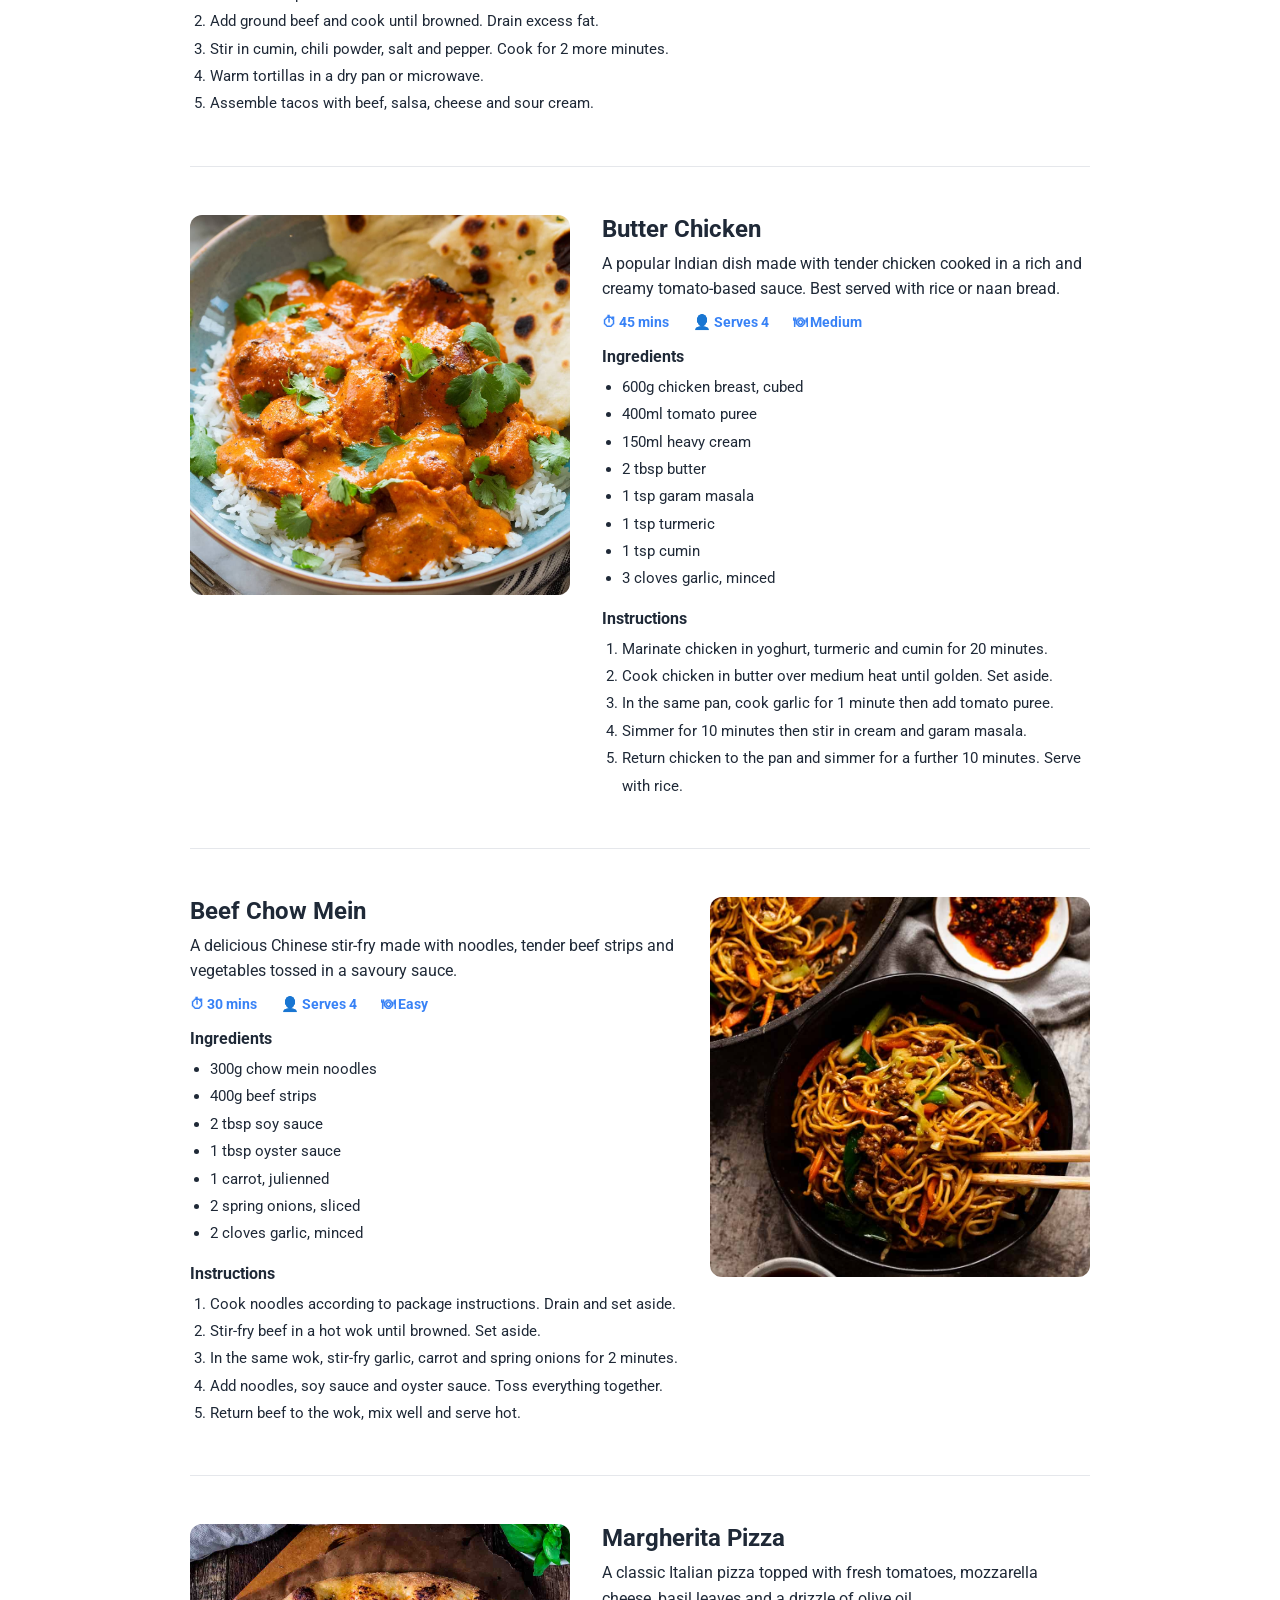
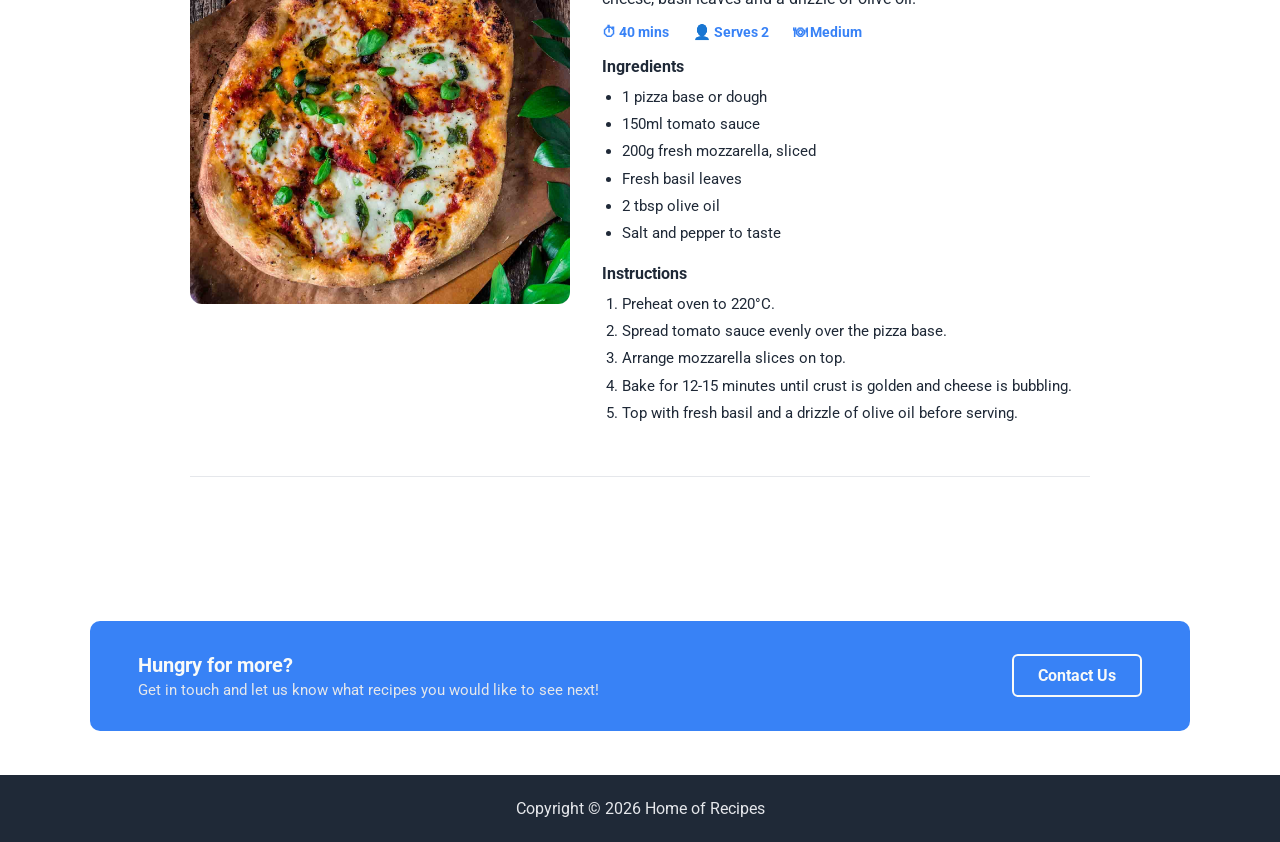
<file: pages/recipes.html>
<!DOCTYPE html>
<html lang="en">

<head>
    <meta charset="UTF-8">
    <meta name="viewport" content="width=device-width, initial-scale=1.0">
    <title>Recipes</title>
    <link rel="stylesheet" href="../styles.css">
</head>

<body>
    <header>
        <div class="header-container">
            <a href="../index.html" class="logo">Home of Recipes</a>
            <nav>
                <ul>
                    <li><a href="./about.html">About</a></li>
                    <li><a href="./recipes.html">Recipes</a></li>
                    <li><a href="./contactUs.html">Contact Us</a></li>
                </ul>
            </nav>
        </div>
    </header>

    <section>
        <main>
            <section class="hero">
                <div class="hero-container">
                    <div class="hero-text">
                        <h1>Our Recipes</h1>
                        <p>From quick weekday dinners to weekend feasts —
                            find your next favourite meal right here.</p>
                    </div>
                </div>
            </section>

            <!-- Recipe list -->

            <section class="info-section">
                <div class="info-container">

                    <h2>Browse All Recipes</h2>

                    <!-- RECIPE 1 -->
                    <article class="recipe-card">
                        <img src="./recipe-images/Creamy-Chicken-Alfredo-Dish.jpg" alt="Chicken Alfredo">
                        <div class="recipe-details">
                            <h3>Chicken Alfredo</h3>
                            <p class="recipe-description">A creamy pasta dish made with
                                tender chicken, fettuccine noodles, and a rich Alfredo sauce.
                                Perfect for a comforting weeknight dinner.</p>
                            <div class="recipe-meta">
                                <span>⏱ 30 mins</span>
                                <span>👤 Serves 4</span>
                                <span>🍽 Easy</span>
                            </div>
                            <h4>Ingredients</h4>
                            <ul class="recipe-ingredients">
                                <li>300g fettuccine pasta</li>
                                <li>2 chicken breasts, sliced</li>
                                <li>200ml heavy cream</li>
                                <li>50g parmesan cheese, grated</li>
                                <li>3 cloves garlic, minced</li>
                                <li>2 tbsp butter</li>
                                <li>Salt and pepper to taste</li>
                            </ul>
                            <h4>Instructions</h4>
                            <ol class="recipe-steps">
                                <li>Cook fettuccine according to package instructions.
                                    Drain and set aside.</li>
                                <li>Season chicken with salt and pepper. Cook in a pan
                                    over medium heat until golden. Set aside.</li>
                                <li>In the same pan, melt butter and sauté garlic for
                                    1 minute.</li>
                                <li>Pour in heavy cream and bring to a gentle simmer.
                                    Stir in parmesan until smooth.</li>
                                <li>Add pasta and chicken back into the pan. Toss to
                                    coat and serve immediately.</li>
                            </ol>
                        </div>
                    </article>

                    <!-- RECIPE 2 -->
                    <article class="recipe-card reverse">
                        <img src="./recipe-images/Beef-Tacos-Dish.jpg" alt="Beef Tacos">
                        <div class="recipe-details">
                            <h3>Beef Tacos</h3>
                            <p class="recipe-description">A flavourful Mexican dish made
                                with seasoned ground beef, served in warm tortillas and
                                topped with fresh salsa, cheese, and sour cream.</p>
                            <div class="recipe-meta">
                                <span>⏱ 25 mins</span>
                                <span>👤 Serves 4</span>
                                <span>🍽 Easy</span>
                            </div>
                            <h4>Ingredients</h4>
                            <ul class="recipe-ingredients">
                                <li>500g ground beef</li>
                                <li>8 small tortillas</li>
                                <li>1 tsp cumin</li>
                                <li>1 tsp chili powder</li>
                                <li>1 onion, diced</li>
                                <li>Salsa, cheese and sour cream to serve</li>
                            </ul>
                            <h4>Instructions</h4>
                            <ol class="recipe-steps">
                                <li>Heat oil in a pan over medium heat. Add onion and
                                    cook until soft.</li>
                                <li>Add ground beef and cook until browned. Drain
                                    excess fat.</li>
                                <li>Stir in cumin, chili powder, salt and pepper.
                                    Cook for 2 more minutes.</li>
                                <li>Warm tortillas in a dry pan or microwave.</li>
                                <li>Assemble tacos with beef, salsa, cheese and
                                    sour cream.</li>
                            </ol>
                        </div>
                    </article>

                    <!-- RECIPE 3 -->
                    <article class="recipe-card">
                        <img src="./recipe-images/Butter-Chicken-Dish.jpg" alt="Butter Chicken">
                        <div class="recipe-details">
                            <h3>Butter Chicken</h3>
                            <p class="recipe-description">A popular Indian dish made with
                                tender chicken cooked in a rich and creamy tomato-based
                                sauce. Best served with rice or naan bread.</p>
                            <div class="recipe-meta">
                                <span>⏱ 45 mins</span>
                                <span>👤 Serves 4</span>
                                <span>🍽 Medium</span>
                            </div>
                            <h4>Ingredients</h4>
                            <ul class="recipe-ingredients">
                                <li>600g chicken breast, cubed</li>
                                <li>400ml tomato puree</li>
                                <li>150ml heavy cream</li>
                                <li>2 tbsp butter</li>
                                <li>1 tsp garam masala</li>
                                <li>1 tsp turmeric</li>
                                <li>1 tsp cumin</li>
                                <li>3 cloves garlic, minced</li>
                            </ul>
                            <h4>Instructions</h4>
                            <ol class="recipe-steps">
                                <li>Marinate chicken in yoghurt, turmeric and cumin
                                    for 20 minutes.</li>
                                <li>Cook chicken in butter over medium heat until
                                    golden. Set aside.</li>
                                <li>In the same pan, cook garlic for 1 minute then
                                    add tomato puree.</li>
                                <li>Simmer for 10 minutes then stir in cream and
                                    garam masala.</li>
                                <li>Return chicken to the pan and simmer for a
                                    further 10 minutes. Serve with rice.</li>
                            </ol>
                        </div>
                    </article>

                    <!-- RECIPE 4 -->
                    <article class="recipe-card reverse">
                        <img src="./recipe-images/Beef-Chow-Mein_Dish.jpg" alt="Beef Chow Mein">
                        <div class="recipe-details">
                            <h3>Beef Chow Mein</h3>
                            <p class="recipe-description">A delicious Chinese stir-fry
                                made with noodles, tender beef strips and vegetables
                                tossed in a savoury sauce.</p>
                            <div class="recipe-meta">
                                <span>⏱ 30 mins</span>
                                <span>👤 Serves 4</span>
                                <span>🍽 Easy</span>
                            </div>
                            <h4>Ingredients</h4>
                            <ul class="recipe-ingredients">
                                <li>300g chow mein noodles</li>
                                <li>400g beef strips</li>
                                <li>2 tbsp soy sauce</li>
                                <li>1 tbsp oyster sauce</li>
                                <li>1 carrot, julienned</li>
                                <li>2 spring onions, sliced</li>
                                <li>2 cloves garlic, minced</li>
                            </ul>
                            <h4>Instructions</h4>
                            <ol class="recipe-steps">
                                <li>Cook noodles according to package instructions.
                                    Drain and set aside.</li>
                                <li>Stir-fry beef in a hot wok until browned.
                                    Set aside.</li>
                                <li>In the same wok, stir-fry garlic, carrot and
                                    spring onions for 2 minutes.</li>
                                <li>Add noodles, soy sauce and oyster sauce.
                                    Toss everything together.</li>
                                <li>Return beef to the wok, mix well and serve hot.</li>
                            </ol>
                        </div>
                    </article>

                    <!-- RECIPE 5 -->
                    <article class="recipe-card">
                        <img src="./recipe-images/Classic-Pizza-Margherita-Dish.jpg" alt="Margherita Pizza">
                        <div class="recipe-details">
                            <h3>Margherita Pizza</h3>
                            <p class="recipe-description">A classic Italian pizza topped
                                with fresh tomatoes, mozzarella cheese, basil leaves
                                and a drizzle of olive oil.</p>
                            <div class="recipe-meta">
                                <span>⏱ 40 mins</span>
                                <span>👤 Serves 2</span>
                                <span>🍽 Medium</span>
                            </div>
                            <h4>Ingredients</h4>
                            <ul class="recipe-ingredients">
                                <li>1 pizza base or dough</li>
                                <li>150ml tomato sauce</li>
                                <li>200g fresh mozzarella, sliced</li>
                                <li>Fresh basil leaves</li>
                                <li>2 tbsp olive oil</li>
                                <li>Salt and pepper to taste</li>
                            </ul>
                            <h4>Instructions</h4>
                            <ol class="recipe-steps">
                                <li>Preheat oven to 220°C.</li>
                                <li>Spread tomato sauce evenly over the pizza base.</li>
                                <li>Arrange mozzarella slices on top.</li>
                                <li>Bake for 12-15 minutes until crust is golden
                                    and cheese is bubbling.</li>
                                <li>Top with fresh basil and a drizzle of olive oil
                                    before serving.</li>
                            </ol>
                        </div>
                    </article>

                </div>
            </section>


            <section class="cta-section">
                <div class="cta-container">
                    <div class="cta-text">
                        <h3>Hungry for more?</h3>
                        <p>Get in touch and let us know what recipes you would like to see next!</p>
                    </div>
                    <a href="./contactUs.html" class="btn btn-outline">Contact Us</a>
                </div>
            </section>

        </main>

        <!-- FOOTER -->
        <footer>
            <div class="footer-container">
                <p>Copyright &copy; 2026 Home of Recipes</p>
            </div>
        </footer>

        </main>
    </section>
</body>

</html>
</file>
<file: styles.css>
* {
    margin: 0;
    padding: 0;
    box-sizing: border-box;
}

@font-face {
    font-family: 'roboto';
    src: url(fonts/Roboto-VariableFont_wdth\,wght.ttf) format('truetype');
}

@font-face {
    font-family: 'robotoItalic';
    src: url(fonts/Roboto-Italic-VariableFont_wdth\,wght.ttf) format('truetype');
}

body {
    font-family: 'roboto', sans-serif;   
}

/* Header */
header {
  background-color: #1F2937;
}

.header-container {
  display: flex;                 
  justify-content: space-between;  
  align-items: center;             
  padding: 1rem 2rem;              
  max-width: 1100px;               
  margin: 0 auto;                 
}

.logo {
  font-family: 'roboto', sans-serif;
  font-size: 1.5rem;
  font-weight: 700;
  color: #F9FAF8;
  text-decoration: none;
}

/* NAV */
nav ul {
    list-style: none;       
    display: flex;          
    justify-content: flex-end;  
    gap: 2rem;              
    margin: 2;
}

nav ul a {
    text-decoration: none;
    font-family: 'roboto', sans-serif;
    color: #E5E7EB;
    font-size: 1.125rem;
}

nav ul a:hover {
    color: #F9FAF8;
}

/* Main */
.hero {
  background-color: #1F2937;
  padding: 4rem 2rem;
}

.hero-container {
  display: flex;                  
  justify-content: space-between;
  align-items: center;
  gap: 3rem;
  max-width: 1100px;
  margin: 0 auto;
}

.hero-text {
  flex: 1;                     
}

.hero-text h1 {
  font-size: 3rem;
  font-weight: 800;
  color: #F9FAF8;
  margin-bottom: 1rem;
}

.hero-text p {
  font-size: 1.125rem;
  color: #E5E7EB;
  margin-bottom: 1.5rem;
}

.hero-image {
  flex: 1;
  border-radius: 8px;
  overflow: hidden;        
}

.hero-image img {
  width: 100%;             
  height: 70%;            
  object-fit: cover;       
  border-radius: 8px;
  display: block;          
}

.btn {
  display: inline-block;
  background-color: #3882F6;
  color: #F9FAF8;
  padding: 0.6rem 1.5rem;
  border-radius: 6px;
  text-decoration: none;
  font-weight: 700;
  font-family: 'roboto', sans-serif;
}

.btn:hover {
  background-color: #2563eb;
}

.hero-image {
  flex: 1;                     
  background-color: #4B5563;
  border-radius: 8px;
  min-height: 220px;
  display: flex;
  align-items: center;
  justify-content: center;
  color: #E5E7EB;
}

/* Info section */
.info-section {
  background-color: #ffffff;
  padding: 4rem 2rem;
}

.info-container {
  max-width: 1100px;
  margin: 0 auto;
}

.info-section h2 {
  font-family: 'roboto', sans-serif;
  font-size: 2.25rem;
  font-weight: 800;
  color: #1F2937;
  text-align: center;
  margin-bottom: 2.5rem;
}

.info-cards {
  display: flex;
  justify-content: center;
  gap: 2rem;
}

.info-card {
  display: flex;
  flex-direction: column; 
  align-items: center;
  text-align: center;
  flex: 1;
  max-width: 200px;
}

.info-card img {
  width: 100%;
  aspect-ratio: 1 / 1;      
  border: 3px solid #3882F6;
  border-radius: 12px;
  margin-bottom: 0.75rem;
}

.info-card p {
  font-family: 'roboto', sans-serif;
  font-size: 0.9rem;
  color: #1F2937;
  line-height: 1.4;
}

/* QUOTE SECTION */
.quote-section {
  background-color: #E5E7EB;
  padding: 4rem 2rem;
  max-width: 100%;
  margin: 0 auto;
}

.quote-container {
  max-width: 1100px;
  margin: 0 auto;
}

blockquote p {
  font-family: 'robotoItalic', sans-serif;  
  font-size: 1.35rem;
  color: #1F2937;
  line-height: 1.7;
  margin-bottom: 1rem;
}

blockquote cite {
  font-family: 'roboto', sans-serif;
  font-style: normal;               
  font-weight: 700;
  color: #1F2937;
  display: block;               
  text-align: right;               
}

/* CTA SECTION */
.cta-section {
  padding: 2rem;
}

.cta-container {
  background-color: #3882F6;
  display: flex;
  justify-content: space-between;   
  align-items: center;
  gap: 2rem;
  max-width: 1100px;
  margin: 0 auto;
  padding: 2rem 3rem;
  border-radius: 10px;
}

.cta-text h3 {
  font-family: 'roboto', sans-serif;
  font-size: 1.25rem;
  font-weight: 700;
  color: #F9FAF8;
  margin-bottom: 0.25rem;
}

.cta-text p {
  font-family: 'roboto', sans-serif;
  font-size: 0.95rem;
  color: #E5E7EB;
}

/* OUTLINE BUTTON (for CTA) */
.btn-outline {
  background-color: transparent;
  border: 2px solid #F9FAF8;
  color: #F9FAF8;
  white-space: nowrap;       /* stops button text from wrapping */
}

.btn-outline:hover {
  background-color: #F9FAF8;
  color: #3882F6;
}

footer {
  background-color: #1F2937;
  padding: 1.5rem 2rem;
  max-width: 100%;
  margin: 0 auto;
  margin-top: 1%;
}

.footer-container {
  max-width: 11000px;
  margin: 0 auto;
  text-align: center;
}

footer p {
  font-family: 'roboto', sans-serif;
  font-size: 1rem;
  color: #E5E7EB;
}

/* STORY SECTION */
.story-text {
  max-width: 750px;
  margin: 0 auto 2rem auto;
}

.story-text p {
  font-family: 'roboto', sans-serif;
  font-size: 1.1rem;
  color: #1F2937;
  line-height: 1.8;
  text-align: left;
}

/* RECIPE CARD */
.recipe-card.reverse {
    flex-direction: row-reverse;
}

.recipe-card {
    display: flex;
    gap: 2rem;
    align-items: flex-start;
    max-width: 900px;
    margin: 0 auto 3rem auto;
    padding-bottom: 3rem;
    border-bottom: 1px solid #E5E7EB;
}

.recipe-card img {
    width: 380px;
    height: 380px;
    object-fit: cover;
    border-radius: 12px;
    flex-shrink: 0;        
}

.recipe-details {
    flex: 1;
}

.recipe-details h3 {
    font-family: 'roboto', sans-serif;
    font-size: 1.5rem;
    font-weight: 700;
    color: #1F2937;
    margin-bottom: 0.5rem;
}

.recipe-details h4 {
    font-family: 'roboto', sans-serif;
    font-size: 1rem;
    font-weight: 700;
    color: #1F2937;
    margin: 1rem 0 0.5rem 0;
}

.recipe-description {
    font-family: 'roboto', sans-serif;
    font-size: 1rem;
    color: #1F2937;
    line-height: 1.6;
    margin-bottom: 0.75rem;
}

.recipe-meta {
    display: flex;
    gap: 1.5rem;
    margin-bottom: 1rem;
}

.recipe-meta span {
    font-family: 'roboto', sans-serif;
    font-size: 0.9rem;
    color: #3882F6;
    font-weight: 700;
}

.recipe-ingredients,
.recipe-steps {
    font-family: 'roboto', sans-serif;
    font-size: 0.95rem;
    color: #1F2937;
    line-height: 1.8;
    padding-left: 1.25rem;
}

/* CONTACT FORM */
.contact-form {
    background-color: #F0F7FF;        
    border: 2px solid #3882F6;        
    border-radius: 12px;              
    padding: 2.5rem;                  
    max-width: 600px;
    margin: 0 auto;
}

.contact-form h2 {
    color: #3882F6;
}

.form-group {
    display: flex;
    flex-direction: column;
    margin-bottom: 1.5rem;
}

.form-group label {
    color: #1F2937;
    font-weight: 700;
}

.form-group input,
.form-group textarea {
    font-family: 'roboto', sans-serif;
    font-size: 1rem;
    color: #1F2937;
    padding: 0.75rem 1rem;
    border: 2px solid #E5E7EB;
    border-radius: 6px;
    outline: none;
}

.form-group input:focus,
.form-group textarea:focus {
    border-color: #3882F6;      
}

.contact-form .btn {
    width: 100%;                      
    text-align: center;
    padding: 0.75rem;
    font-size: 1rem;
}

/* MOBILE - 480px */
@media (max-width: 480px) {

    /* HEADER */
    .nav-links {
        flex-wrap: wrap;
        justify-content: center;
        gap: 0.75rem;
    }

     .header-container {
        flex-direction: column;
        align-items: center;
        gap: 0.75rem;
        padding: 1rem;
    }

    nav ul {
        flex-wrap: wrap;
        gap: 2rem;
        justify-content: center;
        padding: 0;
    }

    /* HERO */
    .hero {
        padding: 2rem 1rem;
    }

    .hero-text h1 {
        font-size: 1.6rem;
    }

    .hero-text p {
        font-size: 1rem;
    }

    /* INFO CARDS */
    .info-card {
        max-width: 100%;          
        width: 100%;
    }

    /* INFO SECTION */
    .info-section {
        padding: 2rem 1rem;
    }


    .info-cards {
        flex-direction: column;   
        align-items: center;
    }

    .info-card img {
        max-width: 250px;         
    }

    /* RECIPE CARDS */
    .recipe-card,
    .recipe-card.reverse {
        flex-direction: column;
    }

    .recipe-card img {
        width: 100%;
        height: 250px;
    }
    .recipe-meta {
        flex-wrap: wrap;
        gap: 0.75rem;
    }

    /* CONTACT FORM */
    .contact-form {
        padding: 1.5rem 1rem;
    }

    /* CTA */
    .cta-section {
        padding: 1rem;
    }

    .cta-container {
        padding: 1.5rem;
    }

    .btn-outline {
        width: 100%;
        text-align: center;
    }

    /* FOOTER */
    footer {
        text-align: center;
        padding: 1rem;
    }
}
</file>
